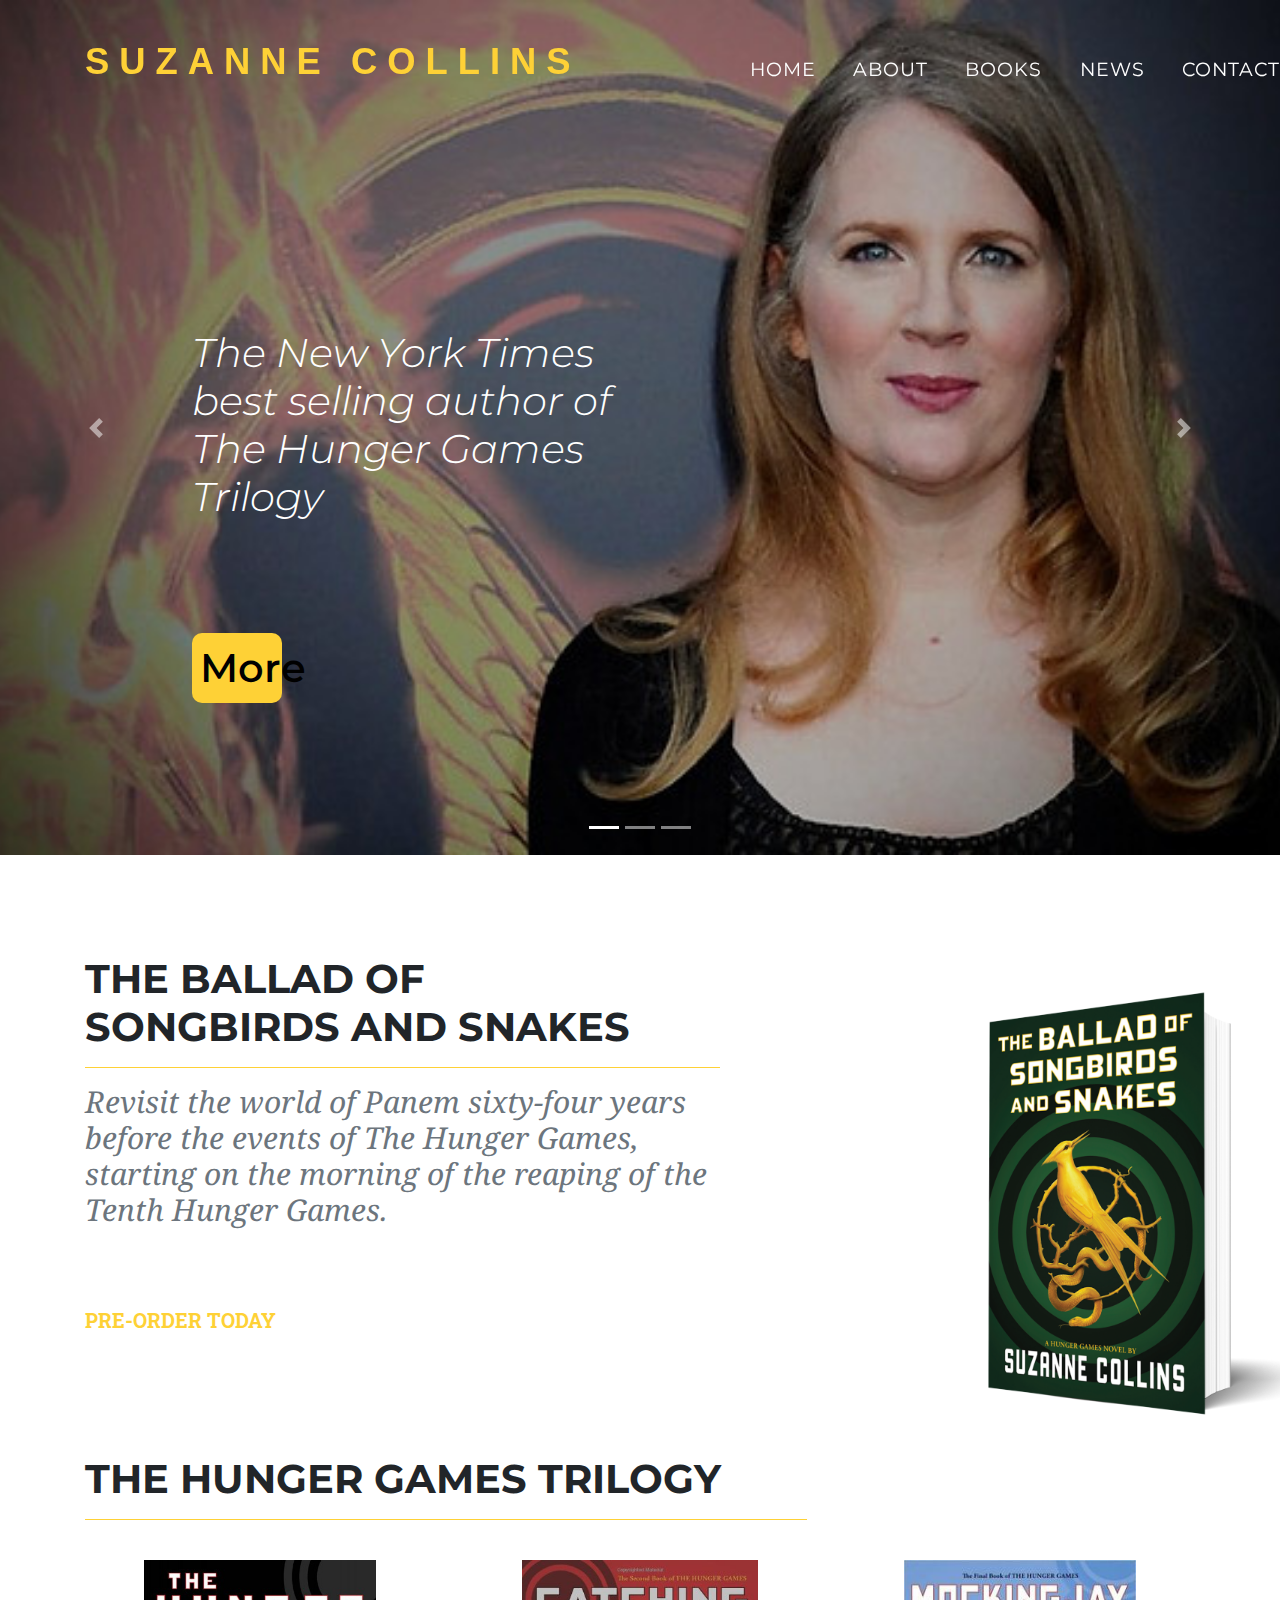
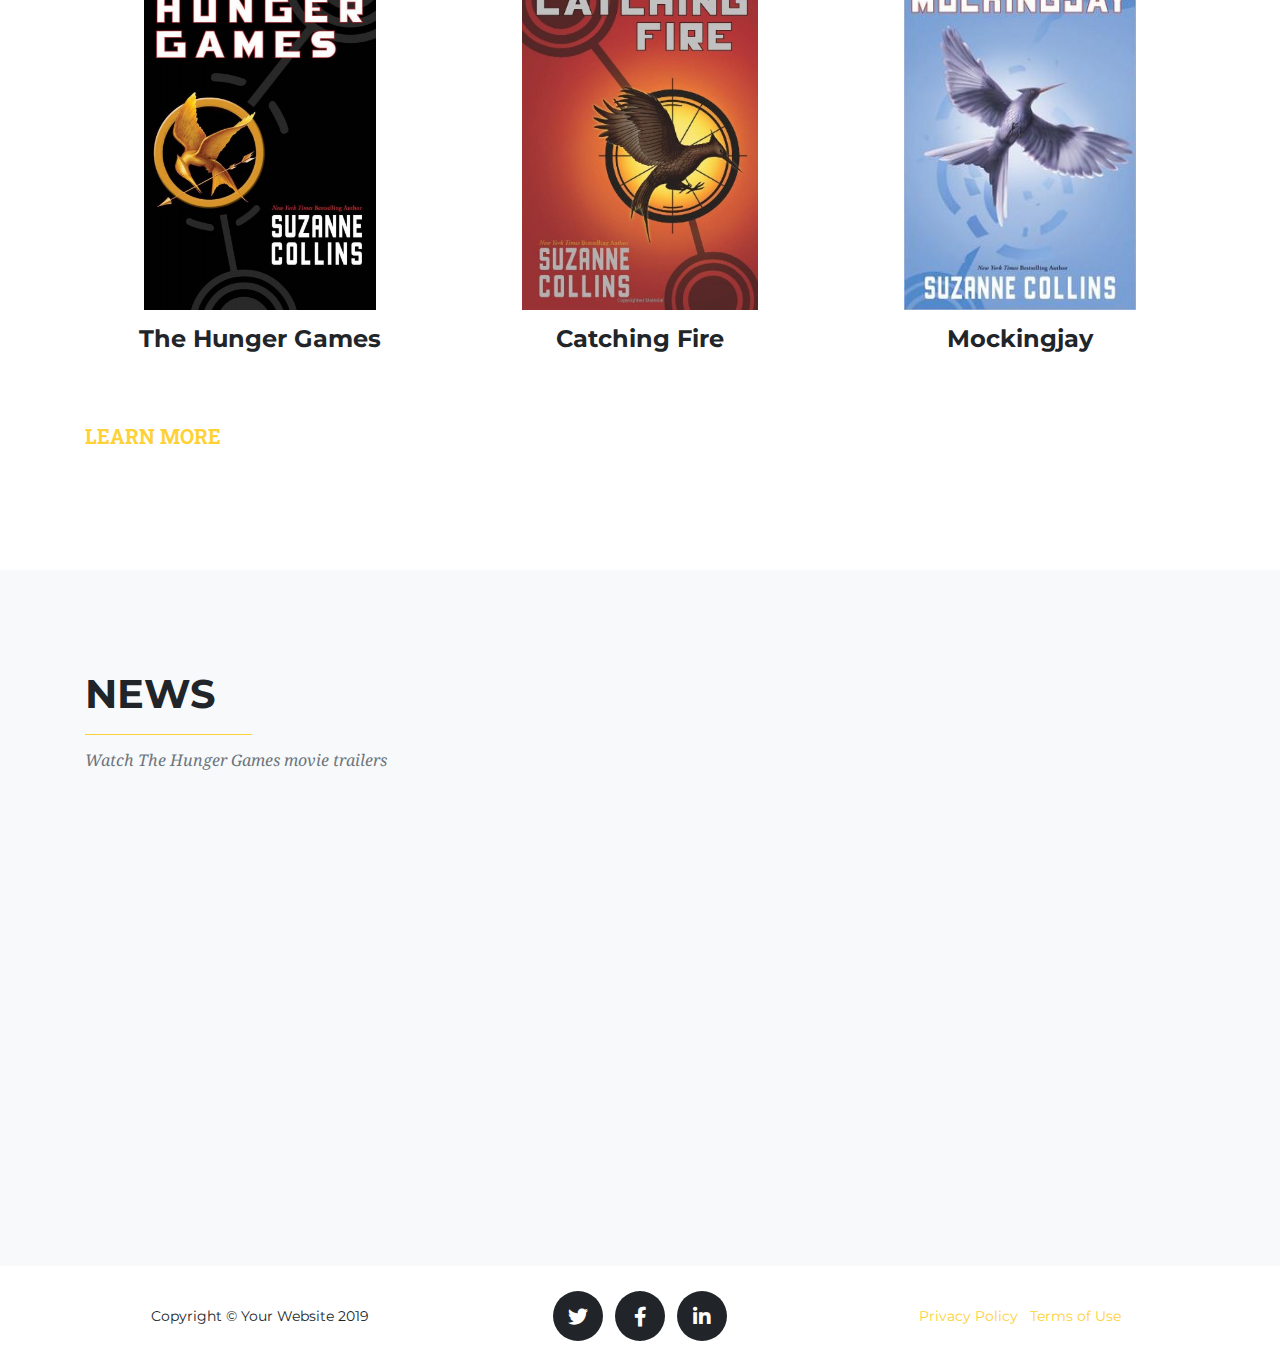
<file: index.html>
<!DOCTYPE html>
<html lang="en">

<head>

  <meta charset="utf-8">
  <meta name="viewport" content="width=device-width, initial-scale=1, shrink-to-fit=no">
  <meta name="description" content="">
  <meta name="author" content="">

  <title>Suzanne Collins</title>

  <!-- Bootstrap core CSS -->
  <link href="vendor/bootstrap/css/bootstrap.min.css" rel="stylesheet">

  <!-- Custom fonts for this template -->
  <link href="vendor/fontawesome-free/css/all.min.css" rel="stylesheet" type="text/css">
  <link href="https://fonts.googleapis.com/css?family=Montserrat:400,700" rel="stylesheet" type="text/css">
  <link href='https://fonts.googleapis.com/css?family=Kaushan+Script' rel='stylesheet' type='text/css'>
  <link href='https://fonts.googleapis.com/css?family=Droid+Serif:400,700,400italic,700italic' rel='stylesheet' type='text/css'>
  <link href='https://fonts.googleapis.com/css?family=Roboto+Slab:400,100,300,700' rel='stylesheet' type='text/css'>

  <!-- Custom styles for this template -->
  <link href="css/agency.min.css" rel="stylesheet">

</head>

<body id="page-top">

  <!-- Navigation -->
  <nav class="navbar navbar-expand-lg navbar-dark fixed-top" id="mainNav">
    <div class="container">
        <a class="navbar-brand js-scroll-trigger" href="index.html"><p><strong>Suzanne Collins</strong></p></a>
      <button class="navbar-toggler navbar-toggler-right" type="button" data-toggle="collapse" data-target="#navbarResponsive" aria-controls="navbarResponsive" aria-expanded="false" aria-label="Toggle navigation">
        Menu
        <i class="fas fa-bars"></i>
      </button>
      <div class="collapse navbar-collapse" id="navbarResponsive">
        <ul class="navbar-nav text-uppercase ml-auto">
          <li class="nav-item">
            <a class="nav-link js-scroll-trigger" href="index.html">Home</a>
          </li>
          <li class="nav-item">
            <a class="nav-link js-scroll-trigger" href="about.html">About</a>
          </li>
          <li class="nav-item">
            <a class="nav-link js-scroll-trigger" href="books.html">Books</a>
          </li>
          <li class="nav-item">
            <a class="nav-link js-scroll-trigger" href="news.html">News</a>
          </li>
          <li class="nav-item">
            <a class="nav-link js-scroll-trigger" href="contact.html">Contact</a>
          </li>
        </ul>
      </div>
    </div>
  </nav>

  <!-- Header -->
  <header class="masthead">
    <div id="carouselExampleIndicators" class="carousel slide" data-ride="carousel">
    <ol class="carousel-indicators">
      <li data-target="#carouselExampleIndicators" data-slide-to="0" class="active"></li>
      <li data-target="#carouselExampleIndicators" data-slide-to="1"></li>
      <li data-target="#carouselExampleIndicators" data-slide-to="2"></li>
    </ol>
    <div class="carousel-inner" role="listbox">
      <!-- Slide One - Set the background image for this slide in the line below -->
      <div class="carousel-item active" style="background-image: url(img/Suzanne_Collins-1-1.jpg)">
        <div class="carousel-caption d-none d-md-block">
          <p class="display-4">The New York Times best selling author of The Hunger Games Trilogy</p>
          <a href="about.html"><p class="slideButton" style="width: 10%;">More</p></a>
        </div>
      </div>
      <!-- Slide Two - Set the background image for this slide in the line below -->
      <div class="carousel-item" style="background-image: url(img/slider2-1.jpg)">
        <div class="carousel-caption d-none d-md-block">
          <p class="display-4">The Hunger Games prequel, available May 19,2020!</p>
            <a target="_blank" href="https://www.barnesandnoble.com/w/the-ballad-of-songbirds-and-snakes-suzanne-collins/1133952083?ean=9781338635171#/"><p class="slideButton" style="width: 25%;">Pre-order Now!</p></a> 
        </div>
      </div>
      <!-- Slide Three - Set the background image for this slide in the line below -->
      <div class="carousel-item" style="background-image: url(img/slide3-1.jpg)">
        <div class="carousel-caption d-none d-md-block">
          <p class="display-4">Katniss Everdeen voluntarily takes her younger sister's place in the Hunger Games: a televised competition in which two teenagers from each of the twelve districts of Panem are chosen at random to fight to the death.</p>
          <a href="books.html"><p class="slideButton" style="width: 19%;">Learn More</p></a>
        </div>
      </div>
    </div>
    <a class="carousel-control-prev" href="#carouselExampleIndicators" role="button" data-slide="prev">
          <span class="carousel-control-prev-icon" aria-hidden="true"></span>
          <span class="sr-only">Previous</span>
        </a>
    <a class="carousel-control-next" href="#carouselExampleIndicators" role="button" data-slide="next">
          <span class="carousel-control-next-icon" aria-hidden="true"></span>
          <span class="sr-only">Next</span>
        </a>
  </div>
  </header>

  <!-- Services -->
  <section class="page-section" id="services">
    <div class="container">
      <div class="row">
        <div class="col-lg-7 text-left">
          <h2 class="section-heading text-uppercase">The Ballad of <br>Songbirds and Snakes</h2><hr class="home-hr">
          <h3 class="section-subheading text-muted" style="font-size: 30px;">Revisit the world of Panem sixty-four years before the events of The Hunger Games, starting on the morning of the reaping of the Tenth Hunger Games.</h3>
          <a target="_blank" href="https://www.barnesandnoble.com/w/the-ballad-of-songbirds-and-snakes-suzanne-collins/1133952083?ean=9781338635171#/"><p style="text-transform: uppercase; font-size: 20px;"><strong>Pre-order Today</strong></p></a>    
        </div>
        <div class="col-lg-5"><img src="img/the%20ballad%20of%20birds%20and%20snakes%20cover.png" style="max-height: 500px;"></div>  
      </div>
      <div class="row text-center">
        <div class="col-lg-12"> 
            <h2 class="section-heading text-uppercase text-left">The Hunger Games Trilogy</h2>
            <hr class="home-hr" style="width: 65%;">
            <br>
        </div>  
        <div class="col-md-4">
          <img class="home-book-cover" src="img/hungergames2dcover.jpg">
          <h4 class="service-heading">The Hunger Games</h4>
        </div>
        <div class="col-md-4">
          <img class ="home-book-cover" src="img/catchingfire2dcover.jpg">
          <h4 class="service-heading">Catching  Fire</h4>
        </div>
        <div class="col-md-4">
          <img class ="home-book-cover" src="img/Mockingjay2dcover.jpg">
          <h4 class="service-heading">Mockingjay</h4>
        </div>
      </div>
      <a href="books.html"><p style="text-transform: uppercase; font-size: 20px; padding-top: 2.5em;"><strong>Learn More</strong></p></a>
    </div>
  </section>

  <!-- News -->
  <section class="bg-light page-section" id="portfolio">
    <div class="container">
      <div class="row">
        <div class="col-lg-12 text-left">
          <h2 class="section-heading text-uppercase">News</h2>
          <hr class="home-hr" style="width: 15%; margin-left: 0px;">
          <h3 class="section-subheading text-muted">Watch The Hunger Games movie trailers</h3>
        </div>
      </div>
      <div class="row">
        <div class="col-lg-12">
            <iframe width="100%" height="315" src="https://www.youtube.com/embed/mfmrPu43DF8" frameborder="0" allow="accelerometer; autoplay; encrypted-media; gyroscope; picture-in-picture" allowfullscreen></iframe>
        </div>
      </div>
    </div>
    </section>

  <!-- Footer -->
  <footer class="footer">
    <div class="container">
      <div class="row align-items-center">
        <div class="col-md-4">
          <span class="copyright">Copyright &copy; Your Website 2019</span>
        </div>
        <div class="col-md-4">
          <ul class="list-inline social-buttons">
            <li class="list-inline-item">
              <a href="#">
                <i class="fab fa-twitter"></i>
              </a>
            </li>
            <li class="list-inline-item">
              <a href="#">
                <i class="fab fa-facebook-f"></i>
              </a>
            </li>
            <li class="list-inline-item">
              <a href="#">
                <i class="fab fa-linkedin-in"></i>
              </a>
            </li>
          </ul>
        </div>
        <div class="col-md-4">
          <ul class="list-inline quicklinks">
            <li class="list-inline-item">
              <a href="#">Privacy Policy</a>
            </li>
            <li class="list-inline-item">
              <a href="#">Terms of Use</a>
            </li>
          </ul>
        </div>
      </div>
    </div>
  </footer>

  <!-- Bootstrap core JavaScript -->
  <script src="vendor/jquery/jquery.min.js"></script>
  <script src="vendor/bootstrap/js/bootstrap.bundle.min.js"></script>

  <!-- Plugin JavaScript -->
  <script src="vendor/jquery-easing/jquery.easing.min.js"></script>

  <!-- Contact form JavaScript -->
  <script src="js/jqBootstrapValidation.js"></script>
  <script src="js/contact_me.js"></script>

  <!-- Custom scripts for this template -->
  <script src="js/agency.min.js"></script>
    

</body>

</html>
</file>
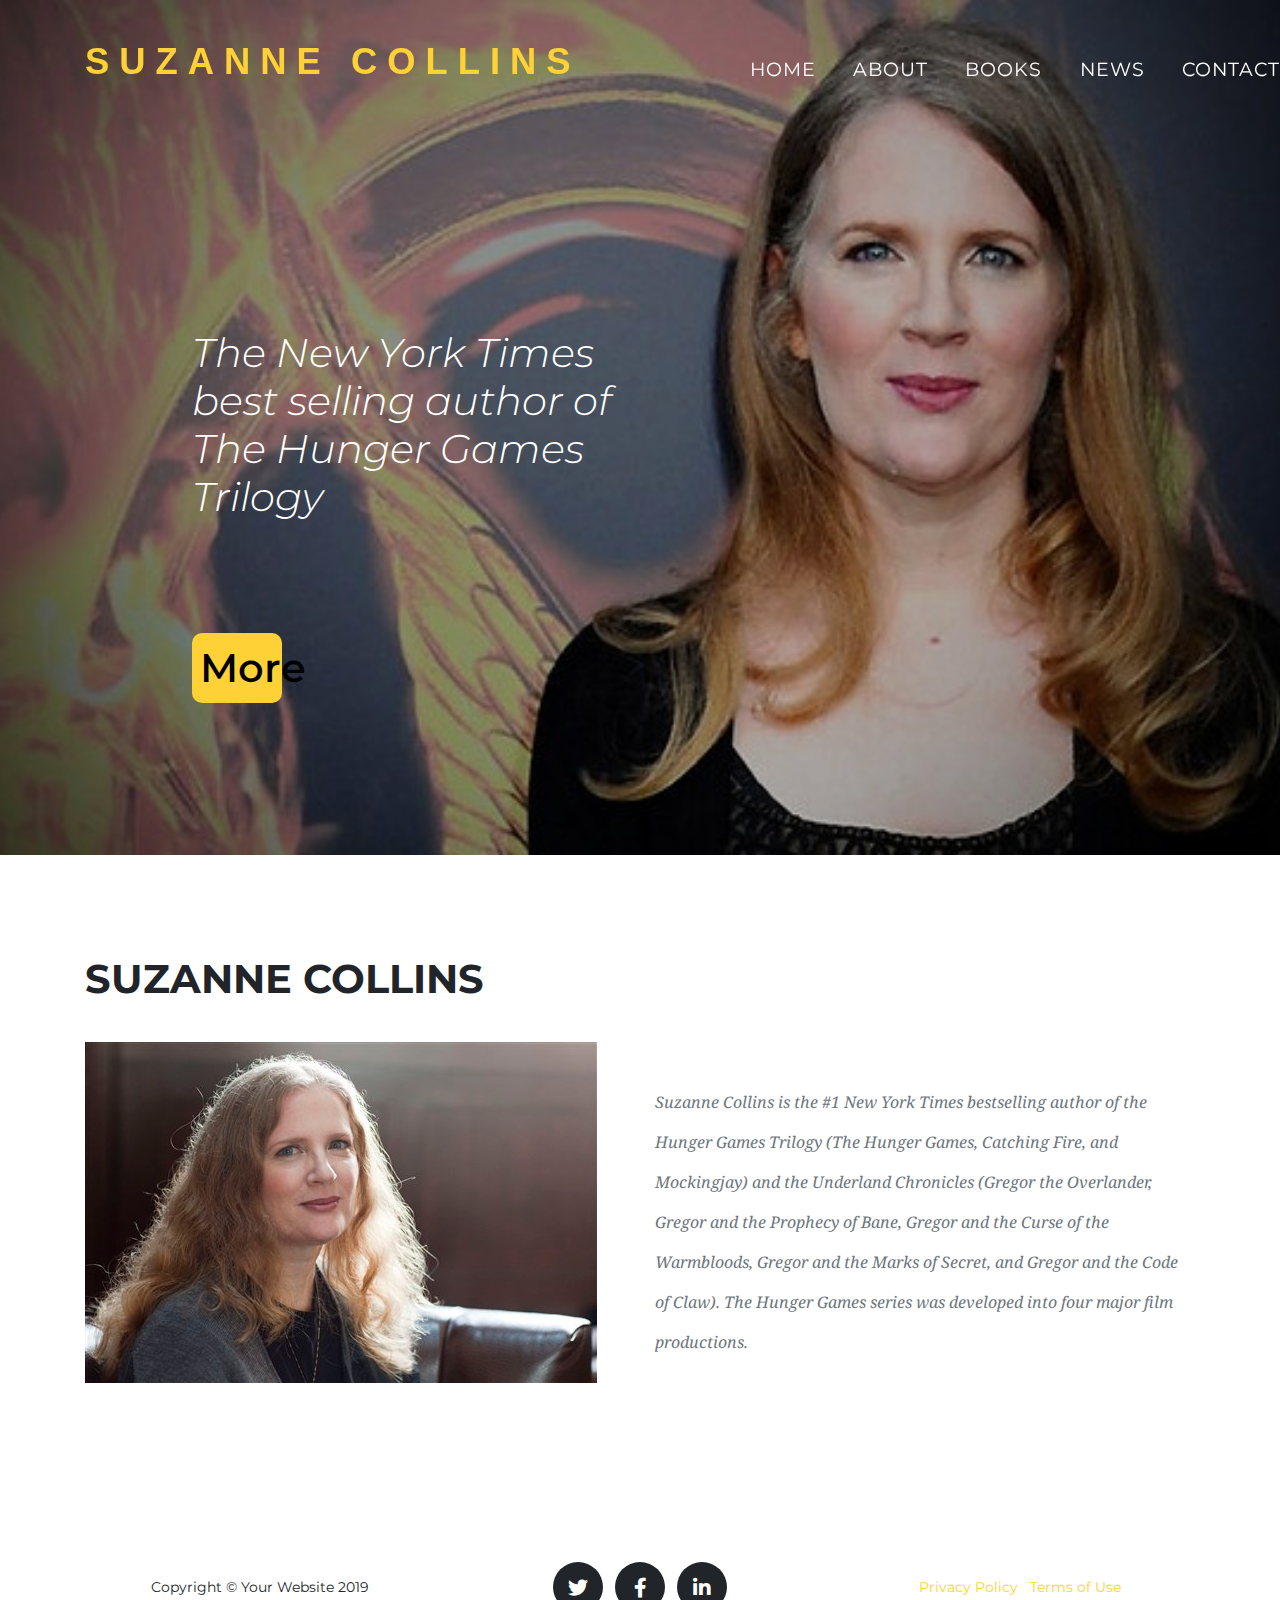
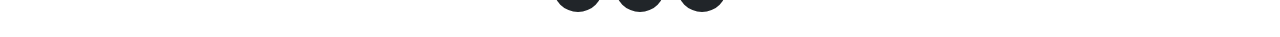
<file: about.html>
<!DOCTYPE html>
<html lang="en">

<head>

  <meta charset="utf-8">
  <meta name="viewport" content="width=device-width, initial-scale=1, shrink-to-fit=no">
  <meta name="description" content="">
  <meta name="author" content="">

  <title>Suzanne Collins</title>

  <!-- Bootstrap core CSS -->
  <link href="vendor/bootstrap/css/bootstrap.min.css" rel="stylesheet">

  <!-- Custom fonts for this template -->
  <link href="vendor/fontawesome-free/css/all.min.css" rel="stylesheet" type="text/css">
  <link href="https://fonts.googleapis.com/css?family=Montserrat:400,700" rel="stylesheet" type="text/css">
  <link href='https://fonts.googleapis.com/css?family=Kaushan+Script' rel='stylesheet' type='text/css'>
  <link href='https://fonts.googleapis.com/css?family=Droid+Serif:400,700,400italic,700italic' rel='stylesheet' type='text/css'>
  <link href='https://fonts.googleapis.com/css?family=Roboto+Slab:400,100,300,700' rel='stylesheet' type='text/css'>

  <!-- Custom styles for this template -->
  <link href="css/agency.min.css" rel="stylesheet">

</head>

<body id="page-top">

  <!-- Navigation -->
  <nav class="navbar navbar-expand-lg navbar-dark fixed-top" id="mainNav">
    <div class="container">
        <a class="navbar-brand js-scroll-trigger" href="index.html"><p><strong>Suzanne Collins</strong></p></a>
      <button class="navbar-toggler navbar-toggler-right" type="button" data-toggle="collapse" data-target="#navbarResponsive" aria-controls="navbarResponsive" aria-expanded="false" aria-label="Toggle navigation">
        Menu
        <i class="fas fa-bars"></i>
      </button>
      <div class="collapse navbar-collapse" id="navbarResponsive">
        <ul class="navbar-nav text-uppercase ml-auto">
          <li class="nav-item">
            <a class="nav-link js-scroll-trigger" href="index.html">Home</a>
          </li>
          <li class="nav-item">
            <a class="nav-link js-scroll-trigger" href="about.html">About</a>
          </li>
          <li class="nav-item">
            <a class="nav-link js-scroll-trigger" href="books.html">Books</a>
          </li>
          <li class="nav-item">
            <a class="nav-link js-scroll-trigger" href="news.html">News</a>
          </li>
          <li class="nav-item">
            <a class="nav-link js-scroll-trigger" href="contact.html">Contact</a>
          </li>
        </ul>
      </div>
    </div>
  </nav>

  <!-- Header -->
  <header class="masthead">
    <div class="carousel-inner" role="listbox">
      <!-- Slide One - Set the background image for this slide in the line below -->
      <div class="carousel-item active" style="background-image: url(img/Suzanne_Collins-1-1.jpg)">
        <div class="carousel-caption d-none d-md-block">
          <p class="display-4">The New York Times best selling author of The Hunger Games Trilogy</p>
          <a href="books.html"><p class="slideButton" style="width: 10%;">More</p></a>
        </div>
      </div>
    </div>
  </header>

  <!-- Services -->
  <section class="page-section" id="services">
    <div class="container">
      <div class="row">
        <div class="col-lg-12 text-left">
          <h2 class="section-heading text-uppercase">Suzanne Collins</h2> <br>
        </div>
        <div class="col-lg-6"><img src="img/Suzanne-pic2.jpg"></div>
        <div class="col-lg-6 about-pad">
            <h3 class="section-subheading text-muted"><br>Suzanne Collins is the #1 New York Times bestselling author of the Hunger Games Trilogy (The Hunger Games, Catching Fire, and Mockingjay) and the Underland Chronicles (Gregor the Overlander, Gregor and the Prophecy of Bane, Gregor and the Curse of the Warmbloods, Gregor and the Marks of Secret, and Gregor and the Code of Claw).  The Hunger Games series was developed into four major film productions.</h3>
        </div>
      </div>
    </div>
  </section>


  <!-- Footer -->
  <footer class="footer">
    <div class="container">
      <div class="row align-items-center">
        <div class="col-md-4">
          <span class="copyright">Copyright &copy; Your Website 2019</span>
        </div>
        <div class="col-md-4">
          <ul class="list-inline social-buttons">
            <li class="list-inline-item">
              <a href="#">
                <i class="fab fa-twitter"></i>
              </a>
            </li>
            <li class="list-inline-item">
              <a href="#">
                <i class="fab fa-facebook-f"></i>
              </a>
            </li>
            <li class="list-inline-item">
              <a href="#">
                <i class="fab fa-linkedin-in"></i>
              </a>
            </li>
          </ul>
        </div>
        <div class="col-md-4">
          <ul class="list-inline quicklinks">
            <li class="list-inline-item">
              <a href="#">Privacy Policy</a>
            </li>
            <li class="list-inline-item">
              <a href="#">Terms of Use</a>
            </li>
          </ul>
        </div>
      </div>
    </div>
  </footer>


  <!-- Bootstrap core JavaScript -->
  <script src="vendor/jquery/jquery.min.js"></script>
  <script src="vendor/bootstrap/js/bootstrap.bundle.min.js"></script>

  <!-- Plugin JavaScript -->
  <script src="vendor/jquery-easing/jquery.easing.min.js"></script>

  <!-- Contact form JavaScript -->
  <script src="js/jqBootstrapValidation.js"></script>
  <script src="js/contact_me.js"></script>

  <!-- Custom scripts for this template -->
  <script src="js/agency.min.js"></script>

</body>

</html>
</file>
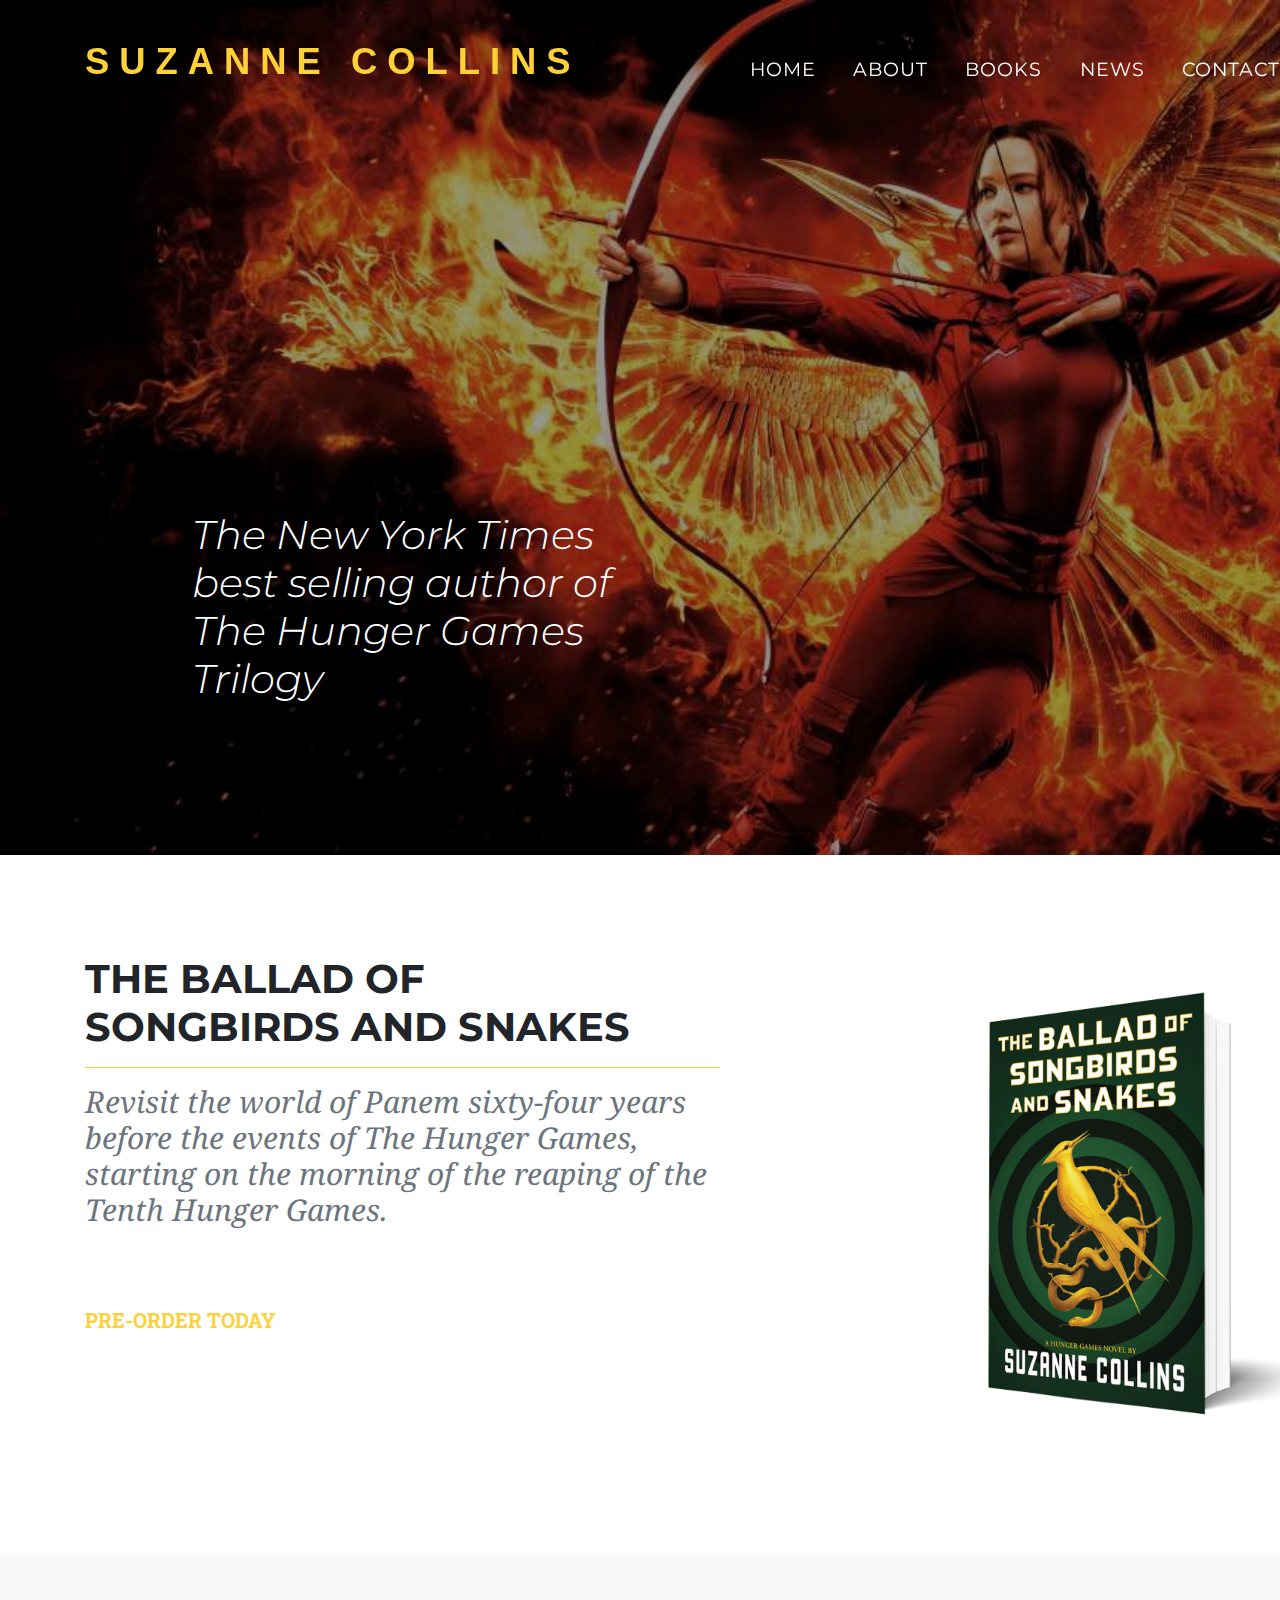
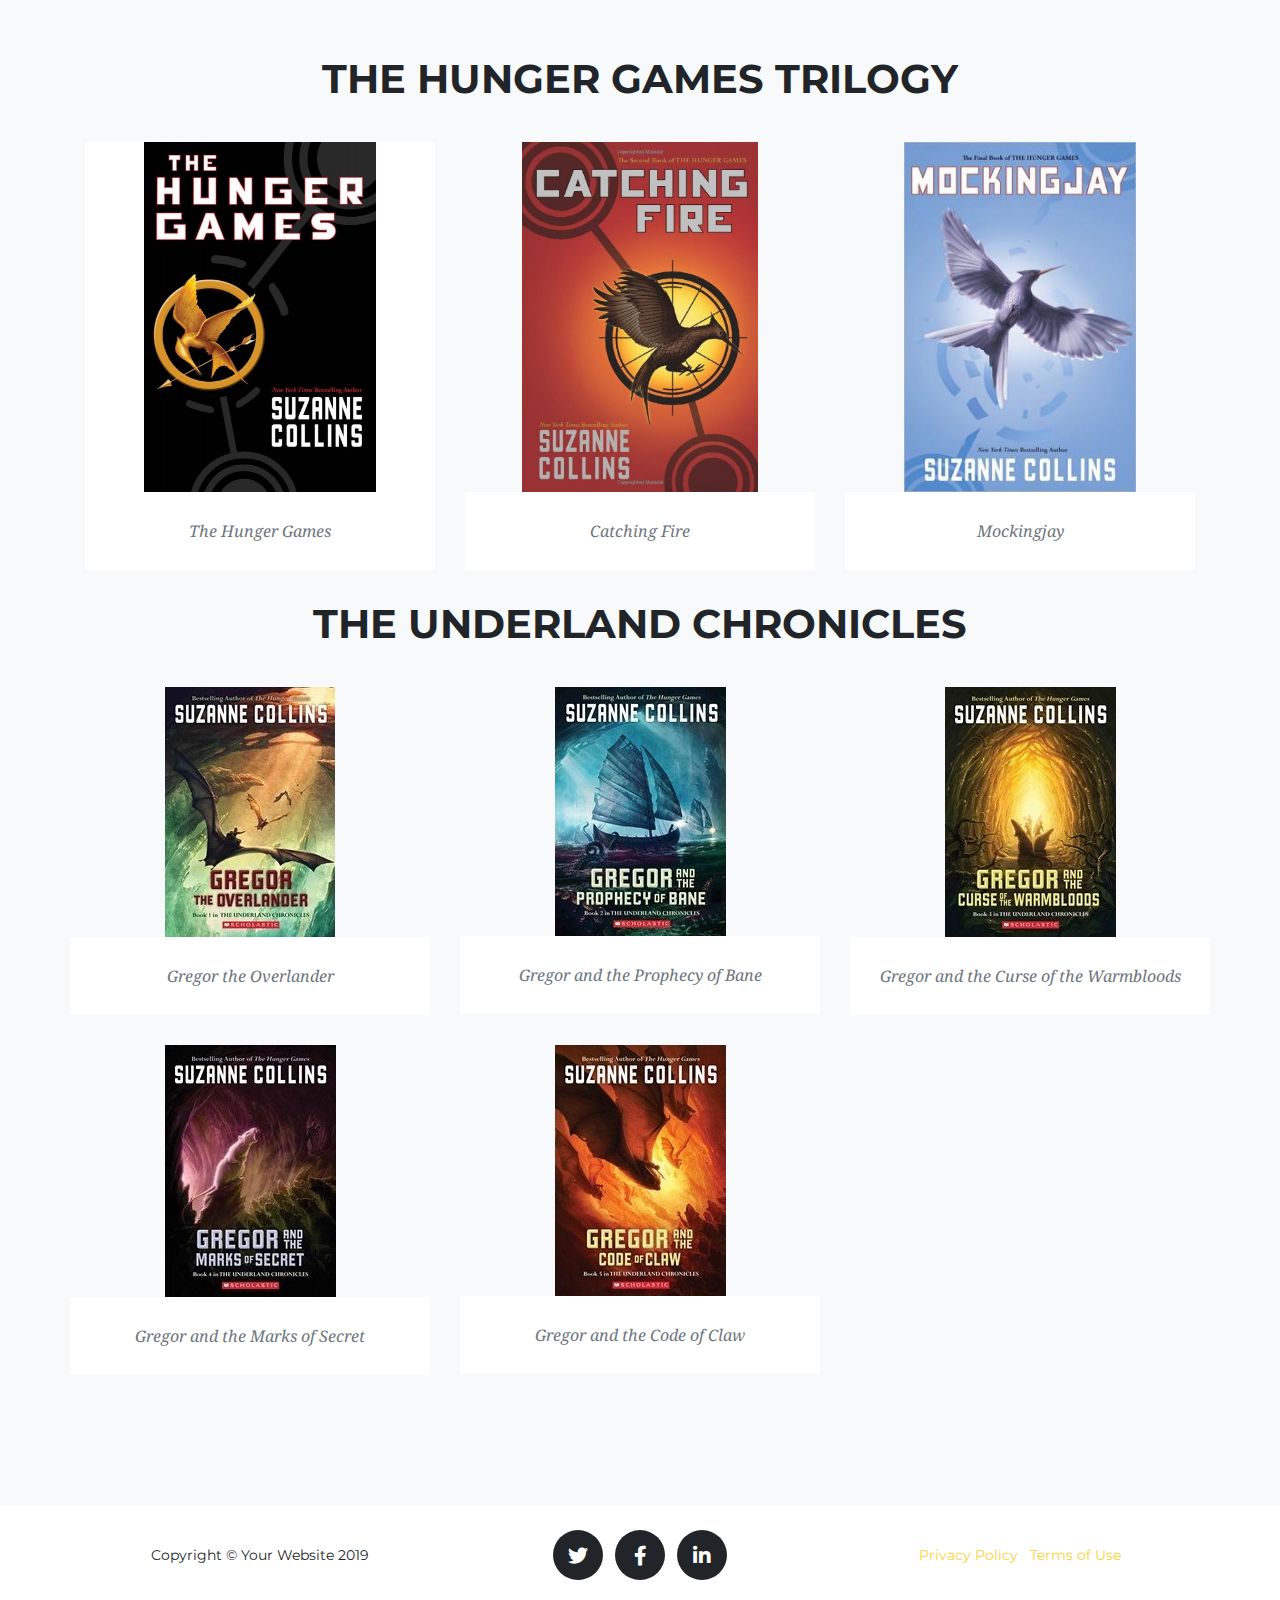
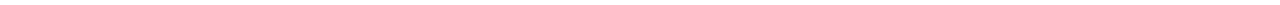
<file: books.html>
<!DOCTYPE html>
<html lang="en">

<head>

  <meta charset="utf-8">
  <meta name="viewport" content="width=device-width, initial-scale=1, shrink-to-fit=no">
  <meta name="description" content="">
  <meta name="author" content="">

  <title>Suzanne Collins</title>

  <!-- Bootstrap core CSS -->
  <link href="vendor/bootstrap/css/bootstrap.min.css" rel="stylesheet">

  <!-- Custom fonts for this template -->
  <link href="vendor/fontawesome-free/css/all.min.css" rel="stylesheet" type="text/css">
  <link href="https://fonts.googleapis.com/css?family=Montserrat:400,700" rel="stylesheet" type="text/css">
  <link href='https://fonts.googleapis.com/css?family=Kaushan+Script' rel='stylesheet' type='text/css'>
  <link href='https://fonts.googleapis.com/css?family=Droid+Serif:400,700,400italic,700italic' rel='stylesheet' type='text/css'>
  <link href='https://fonts.googleapis.com/css?family=Roboto+Slab:400,100,300,700' rel='stylesheet' type='text/css'>

  <!-- Custom styles for this template -->
  <link href="css/agency.min.css" rel="stylesheet">

</head>

<body id="page-top">

  <!-- Navigation -->
  <nav class="navbar navbar-expand-lg navbar-dark fixed-top" id="mainNav">
    <div class="container">
        <a class="navbar-brand js-scroll-trigger" href="index.html"><p><strong>Suzanne Collins</strong></p></a>
      <button class="navbar-toggler navbar-toggler-right" type="button" data-toggle="collapse" data-target="#navbarResponsive" aria-controls="navbarResponsive" aria-expanded="false" aria-label="Toggle navigation">
        Menu
        <i class="fas fa-bars"></i>
      </button>
      <div class="collapse navbar-collapse" id="navbarResponsive">
        <ul class="navbar-nav text-uppercase ml-auto">
          <li class="nav-item">
            <a class="nav-link js-scroll-trigger" href="index.html">Home</a>
          </li>
          <li class="nav-item">
            <a class="nav-link js-scroll-trigger" href="about.html">About</a>
          </li>
          <li class="nav-item">
            <a class="nav-link js-scroll-trigger" href="books.html">Books</a>
          </li>
          <li class="nav-item">
            <a class="nav-link js-scroll-trigger" href="news.html">News</a>
          </li>
          <li class="nav-item">
            <a class="nav-link js-scroll-trigger" href="contact.html">Contact</a>
          </li>
        </ul>
      </div>
    </div>
  </nav>

  <!-- Header -->
  <header class="masthead">    
    <div class="carousel-inner" role="listbox">
      <!-- Slide One - Set the background image for this slide in the line below -->
      <div class="carousel-item active" style="background-image: url(img/slide3-1.jpg)">
        <div class="carousel-caption d-none d-md-block">
          <p class="display-4">The New York Times best selling author of The Hunger Games Trilogy</p>
        </div>
      </div>
  </div>
  </header>

  <!-- Services -->
  <section class="page-section" id="services">
    <div class="container">
      <div class="row">
        <div class="col-lg-7 text-left">
          <h2 class="section-heading text-uppercase">The Ballad of <br>Songbirds and Snakes</h2><hr class="home-hr">
          <h3 class="section-subheading text-muted" style="font-size: 30px;">Revisit the world of Panem sixty-four years before the events of The Hunger Games, starting on the morning of the reaping of the Tenth Hunger Games.</h3>
          <a target="_blank" href="https://www.barnesandnoble.com/w/the-ballad-of-songbirds-and-snakes-suzanne-collins/1133952083?ean=9781338635171#/"><p style="text-transform: uppercase; font-size: 20px;"><strong>Pre-order Today</strong></p></a>    
        </div>
        <div class="col-lg-5"><img src="img/the%20ballad%20of%20birds%20and%20snakes%20cover.png" style="max-height: 500px;"></div>  
      </div>
    </div>
  </section>

  <!-- Portfolio Grid -->
  <section class="bg-light page-section" id="portfolio">
    <div class="container">
      <div class="row">
        <div class="col-lg-12 text-center">
          <h2 class="section-heading text-uppercase">The Hunger Games Trilogy</h2><br>
        </div>
      </div>
      <div class="row">
        <div class="col-md-4 col-sm-6 portfolio-item">
          <a class="portfolio-link" data-toggle="modal" href="#portfolioModal1">
            <div class="portfolio-hover">
              <div class="portfolio-hover-content">
                <i class="fas fa-plus fa-3x"></i>
              </div>
            </div>
              <div class="portImg"><img class="img-fluid" src="img/hungergames2dcover.jpg" alt="The Hunger Games book cover"></div>
          </a>
          <div class="portfolio-caption">
            <p class="text-muted">The Hunger Games</p>
          </div>
        </div>
        <div class="col-md-4 col-sm-6 portfolio-item">
          <a class="portfolio-link" data-toggle="modal" href="#portfolioModal2">
            <div class="portfolio-hover">
              <div class="portfolio-hover-content">
                <i class="fas fa-plus fa-3x"></i>
              </div>
            </div>
              <div class="portImg"><img class="img-fluid home-book-cover" src="img/catchingfire2dcover.jpg" alt="Catching Fire book cover"></div>
          </a>
          <div class="portfolio-caption">
            <p class="text-muted">Catching Fire</p>
          </div>
        </div>
        <div class="col-md-4 col-sm-6 portfolio-item">
          <a class="portfolio-link" data-toggle="modal" href="#portfolioModal3">
            <div class="portfolio-hover">
              <div class="portfolio-hover-content">
                <i class="fas fa-plus fa-3x"></i>
              </div>
            </div>
              <div class="portImg"><img class="img-fluid home-book-cover" src="img/Mockingjay2dcover.jpg" alt="Mockingjay book cover"></div>
          </a>
          <div class="portfolio-caption">
            <p class="text-muted">Mockingjay</p>
          </div>
        </div>
        <div class="row">
        <div class="col-lg-12 text-center">
            <h2 class="section-heading text-uppercase">The Underland Chronicles</h2><br>
        </div>
        <div class="col-md-4 col-sm-6 portfolio-item">
          <a class="portfolio-link" data-toggle="modal" href="#portfolioModal4">
            <div class="portfolio-hover">
              <div class="portfolio-hover-content">
                <i class="fas fa-plus fa-3x"></i>
              </div>
            </div>
              <div class="portImg"><img class="img-fluid" src="img/UC1cover.jpg" alt="Gregor the Overlander book cover"></div>
          </a>
          <div class="portfolio-caption">
            <p class="text-muted">Gregor the Overlander</p>
          </div>
        </div>
        <div class="col-md-4 col-sm-6 portfolio-item">
          <a class="portfolio-link" data-toggle="modal" href="#portfolioModal5">
            <div class="portfolio-hover">
              <div class="portfolio-hover-content">
                <i class="fas fa-plus fa-3x"></i>
              </div>
            </div>
              <div class="portImg"><img class="img-fluid" src="img/UC2cover.jpg" alt="Gregor and the Phrophecy of Bane book cover"></div>
          </a>
          <div class="portfolio-caption">
            <p class="text-muted">Gregor and the Prophecy of Bane</p>
          </div>
        </div>
        <div class="col-md-4 col-sm-6 portfolio-item">
          <a class="portfolio-link" data-toggle="modal" href="#portfolioModal6">
            <div class="portfolio-hover">
              <div class="portfolio-hover-content">
                <i class="fas fa-plus fa-3x"></i>
              </div>
            </div>
              <div class="portImg"><img class="img-fluid" src="img/UC3cover.jpg" alt="Gregor and the Curse of the Warmbloods book cover"></div>
          </a>
          <div class="portfolio-caption">
            <p class="text-muted">Gregor and the Curse of the Warmbloods</p>
          </div>
        </div>
            <div class="col-md-4 col-sm-6 portfolio-item">
          <a class="portfolio-link" data-toggle="modal" href="#portfolioModal7">
            <div class="portfolio-hover">
              <div class="portfolio-hover-content">
                <i class="fas fa-plus fa-3x"></i>
              </div>
            </div>
              <div class="portImg"><img class="img-fluid" src="img/UC4cover.jpg" alt="Gregor and the Marks of Secret book cover"></div>
          </a>
          <div class="portfolio-caption">
            <p class="text-muted">Gregor and the Marks of Secret</p>
          </div>
        </div>
            <div class="col-md-4 col-sm-6 portfolio-item">
          <a class="portfolio-link" data-toggle="modal" href="#portfolioModal8">
            <div class="portfolio-hover">
              <div class="portfolio-hover-content">
                <i class="fas fa-plus fa-3x"></i>
              </div>
            </div>
              <div class="portImg"><img class="img-fluid" src="img/UC5cover.jpg" alt="Gregor and the Code of Claw book cover"></div>
          </a>
          <div class="portfolio-caption">
            <p class="text-muted">Gregor and the Code of Claw</p>
          </div>
        </div>
      </div>
    </div>
    </div>
  </section>


  <!-- Footer -->
  <footer class="footer">
    <div class="container">
      <div class="row align-items-center">
        <div class="col-md-4">
          <span class="copyright">Copyright &copy; Your Website 2019</span>
        </div>
        <div class="col-md-4">
          <ul class="list-inline social-buttons">
            <li class="list-inline-item">
              <a href="#">
                <i class="fab fa-twitter"></i>
              </a>
            </li>
            <li class="list-inline-item">
              <a href="#">
                <i class="fab fa-facebook-f"></i>
              </a>
            </li>
            <li class="list-inline-item">
              <a href="#">
                <i class="fab fa-linkedin-in"></i>
              </a>
            </li>
          </ul>
        </div>
        <div class="col-md-4">
          <ul class="list-inline quicklinks">
            <li class="list-inline-item">
              <a href="#">Privacy Policy</a>
            </li>
            <li class="list-inline-item">
              <a href="#">Terms of Use</a>
            </li>
          </ul>
        </div>
      </div>
    </div>
  </footer>

  <!-- Portfolio Modals -->

  <!-- Modal 1 -->
  <div class="portfolio-modal modal fade" id="portfolioModal1" tabindex="-1" role="dialog" aria-hidden="true">
    <div class="modal-dialog">
      <div class="modal-content">
        <div class="close-modal" data-dismiss="modal">
          <div class="lr">
            <div class="rl"></div>
          </div>
        </div>
        <div class="container">
          <div class="row">
            <div class="col-lg-8 mx-auto">
              <div class="modal-body">
                <!-- Project Details Go Here -->
                <h2 class="text-uppercase">The Hunger Games Trilogy</h2>
                <p class="item-intro text-muted">Book 1:  The Hunger Games</p>
                <img class="img-fluid d-block mx-auto" src="img/hungergames2dcover.jpg" alt="">
                <p>Katniss is a 16-year-old girl living with her mother and younger sister in the poorest district of Panem, the remains of what used be North America. Long ago the districts waged war on the Capitol and were defeated. As part of the surrender terms, each district agreed to send one boy and one girl to appear in an annual televised event called, "The Hunger Games." The terrain, rules, and level of audience participation may change but one thing is constant: kill or be killed. When her sister is chosen by lottery, Katniss steps up to go in her place.</p>
                <p class="item-intro text-muted">This novel has been produced as a major motion film, watch the trailer now!</p> 
                <iframe width="560" height="315" src="https://www.youtube.com/embed/mfmrPu43DF8" frameborder="0" allow="accelerometer; autoplay; encrypted-media; gyroscope; picture-in-picture" allowfullscreen></iframe>  
                <br><br>
                  <button class="btn btn-primary" data-dismiss="modal" type="button">
                  <i class="fas fa-times"></i>
                  Go Back</button>
              </div>
            </div>
          </div>
        </div>
      </div>
    </div>
  </div>

  <!-- Modal 2 -->
  <div class="portfolio-modal modal fade" id="portfolioModal2" tabindex="-1" role="dialog" aria-hidden="true">
    <div class="modal-dialog">
      <div class="modal-content">
        <div class="close-modal" data-dismiss="modal">
          <div class="lr">
            <div class="rl"></div>
          </div>
        </div>
        <div class="container">
          <div class="row">
            <div class="col-lg-8 mx-auto">
              <div class="modal-body">
                <!-- Project Details Go Here -->
                <h2 class="text-uppercase">The Hunger Games Trilogy</h2>
                <p class="item-intro text-muted">Book 2: Catching Fire</p>
                <img class="img-fluid d-block mx-auto" src="img/catchingfire2dcover.jpg" alt="">
                <p>Much to her shock, Katniss has fueled an unrest she's afraid she cannot stop. And what scares her more is that she's not entirely convinced she should try. As time draws near for Katniss and Peeta to visit the districts on the Capitol's cruel Victory Tour, the stakes are higher than ever. If they can't prove, without a shadow of a doubt, that they are lost in their love for each other, the consequences will be horrifying.</p>
                <p class="item-intro text-muted">This novel has been produced as a major motion film, watch the trailer now!</p> 
                <iframe width="560" height="315" src="https://www.youtube.com/embed/EAzGXqJSDJ8" frameborder="0" allow="accelerometer; autoplay; encrypted-media; gyroscope; picture-in-picture" allowfullscreen></iframe>
                <br><br>
                <button class="btn btn-primary" data-dismiss="modal" type="button">
                  <i class="fas fa-times"></i>
                  Go Back</button>
              </div>
            </div>
          </div>
        </div>
      </div>
    </div>
  </div>

  <!-- Modal 3 -->
  <div class="portfolio-modal modal fade" id="portfolioModal3" tabindex="-1" role="dialog" aria-hidden="true">
    <div class="modal-dialog">
      <div class="modal-content">
        <div class="close-modal" data-dismiss="modal">
          <div class="lr">
            <div class="rl"></div>
          </div>
        </div>
        <div class="container">
          <div class="row">
            <div class="col-lg-8 mx-auto">
              <div class="modal-body">
                <!-- Project Details Go Here -->
                <h2 class="text-uppercase">The Hunger Games Trilogy</h2>
                <p class="item-intro text-muted">Book 3: Mockingjay</p>
                <img class="img-fluid d-block mx-auto" src="img/Mockingjay2dcover.jpg" alt="">
                <p>Katniss Everdeen, girl on fire, has survived, even though her home has been destroyed. There are rebels. There are new leaders. A revolution is unfolding.</p>
                <p class="item-intro text-muted">This novel has been produced as two major motion film, watch the trailers now!</p>
                  <iframe width="560" height="315" src="https://www.youtube.com/embed/3PkkHsuMrho" frameborder="0" allow="accelerometer; autoplay; encrypted-media; gyroscope; picture-in-picture" allowfullscreen></iframe>
                  <br><br>
                  <iframe width="560" height="315" src="https://www.youtube.com/embed/n-7K_OjsDCQ" frameborder="0" allow="accelerometer; autoplay; encrypted-media; gyroscope; picture-in-picture" allowfullscreen></iframe>
                  <br><br>
                <button class="btn btn-primary" data-dismiss="modal" type="button">
                  <i class="fas fa-times"></i>
                  Go Back</button>
              </div>
            </div>
          </div>
        </div>
      </div>
    </div>
  </div>

  <!-- Modal 4 -->
  <div class="portfolio-modal modal fade" id="portfolioModal4" tabindex="-1" role="dialog" aria-hidden="true">
    <div class="modal-dialog">
      <div class="modal-content">
        <div class="close-modal" data-dismiss="modal">
          <div class="lr">
            <div class="rl"></div>
          </div>
        </div>
        <div class="container">
          <div class="row">
            <div class="col-lg-8 mx-auto">
              <div class="modal-body">
                <!-- Project Details Go Here -->
                <h2 class="text-uppercase">The Underland Chronicles</h2>
                <p class="item-intro text-muted">Book 1: Gregor the Overlander</p>
                <img class="img-fluid d-block mx-auto" src="img/UC1cover.jpg" alt="">
                <p>Meet Gregor, a kid from New York City, who falls out of his laundry room into a fantastical subterranean world called the Underland. Accompanied by his toddler sister, Boots, he encounters giant talking creatures-- cockroaches, bats, spiders and rats--and an unusual society of humans. And they’re all expecting him...</p>
                <button class="btn btn-primary" data-dismiss="modal" type="button">
                  <i class="fas fa-times"></i>
                  Go Back</button>
              </div>
            </div>
          </div>
        </div>
      </div>
    </div>
  </div>

  <!-- Modal 5 -->
  <div class="portfolio-modal modal fade" id="portfolioModal5" tabindex="-1" role="dialog" aria-hidden="true">
    <div class="modal-dialog">
      <div class="modal-content">
        <div class="close-modal" data-dismiss="modal">
          <div class="lr">
            <div class="rl"></div>
          </div>
        </div>
        <div class="container">
          <div class="row">
            <div class="col-lg-8 mx-auto">
              <div class="modal-body">
                <!-- Project Details Go Here -->
                <h2 class="text-uppercase">The Underland Chronicles</h2>
                <p class="item-intro text-muted">Book 2: Gregor and the Prophecy of Bane</p>
                <img class="img-fluid d-block mx-auto" src="img/UC2cover.jpg" alt="">
                <p>When giant roaches kidnap Boots and spirit her back to the Underland, Gregor follows to retrieve her. Soon he discovers that they are both implicated in “The Prophecy of Bane,” which warns of the dangers of a terrifying white rat. Guess whose job it is to destroy it?</p>
                <button class="btn btn-primary" data-dismiss="modal" type="button">
                  <i class="fas fa-times"></i>
                  Go Back</button>
              </div>
            </div>
          </div>
        </div>
      </div>
    </div>
  </div>

  <!-- Modal 6 -->
  <div class="portfolio-modal modal fade" id="portfolioModal6" tabindex="-1" role="dialog" aria-hidden="true">
    <div class="modal-dialog">
      <div class="modal-content">
        <div class="close-modal" data-dismiss="modal">
          <div class="lr">
            <div class="rl"></div>
          </div>
        </div>
        <div class="container">
          <div class="row">
            <div class="col-lg-8 mx-auto">
              <div class="modal-body">
                <!-- Project Details Go Here -->
                <h2 class="text-uppercase">The Underland Chronicles</h2>
                <p class="item-intro text-muted">Book 3: Gregor and the Curse of the Warmbloods</p>
                <img class="img-fluid d-block mx-auto" src="img/UC3cover.jpg" alt="">
                <p>Gregor and Boots must return to the Underland to help find a cure for a deadly plague called the Curse of the Warmbloods. Gregor is desperate to succeed because, along with several of his Underland friends, a member of his own family is stricken.</p>
                <button class="btn btn-primary" data-dismiss="modal" type="button">
                  <i class="fas fa-times"></i>
                  Go Back</button>
              </div>
            </div>
          </div>
        </div>
      </div>
    </div>
  </div>
    
  <!-- Modal 7 -->
  <div class="portfolio-modal modal fade" id="portfolioModal7" tabindex="-1" role="dialog" aria-hidden="true">
    <div class="modal-dialog">
      <div class="modal-content">
        <div class="close-modal" data-dismiss="modal">
          <div class="lr">
            <div class="rl"></div>
          </div>
        </div>
        <div class="container">
          <div class="row">
            <div class="col-lg-8 mx-auto">
              <div class="modal-body">
                <!-- Project Details Go Here -->
                <h2 class="text-uppercase">The Underland Chronicles</h2>
                <p class="item-intro text-muted">Book 4: Gregor and the Marks of Secret</p>
                <img class="img-fluid d-block mx-auto" src="img/UC4cover.jpg" alt="">
                <p>Gregor sets out to solve a mystery involving the Underland mice and ends up discovering a terrible secret. This book leads right into the fifth and final book of the series, "Gregor and the Code of Claw."</p>
                <button class="btn btn-primary" data-dismiss="modal" type="button">
                  <i class="fas fa-times"></i>
                  Go Back</button>
              </div>
            </div>
          </div>
        </div>
      </div>
    </div>
  </div>
    
 <!-- Modal 8 -->
  <div class="portfolio-modal modal fade" id="portfolioModal8" tabindex="-1" role="dialog" aria-hidden="true">
    <div class="modal-dialog">
      <div class="modal-content">
        <div class="close-modal" data-dismiss="modal">
          <div class="lr">
            <div class="rl"></div>
          </div>
        </div>
        <div class="container">
          <div class="row">
            <div class="col-lg-8 mx-auto">
              <div class="modal-body">
                <!-- Project Details Go Here -->
                <h2 class="text-uppercase">The Underland Chronicles</h2>
                <p class="item-intro text-muted">Book 5: Gregor and the Code of Claw</p>
                <img class="img-fluid d-block mx-auto" src="img/UC4cover.jpg" alt="">
                <p>Everyone in the Underland has been taking great pains to keep The Prophecy of Time from Gregor. Gregor knows it must say something awful but he never imagined just how awful: It calls for the warrior's death. Now, with an army of rats approaching, and his mom and sister still in Regalia, Gregor the warrior must gather up his courage to help defend Regalia and get his family home safely. The entire existence of the Underland is in Gregor's hands, and time is running out. There is a code to be cracked, a mysterious new princess, Gregor's burgeoning dark side, and a war to end all wars.</p>
                <button class="btn btn-primary" data-dismiss="modal" type="button">
                  <i class="fas fa-times"></i>
                  Go Back</button>
              </div>
            </div>
          </div>
        </div>
      </div>
    </div>
  </div>

  <!-- Bootstrap core JavaScript -->
  <script src="vendor/jquery/jquery.min.js"></script>
  <script src="vendor/bootstrap/js/bootstrap.bundle.min.js"></script>

  <!-- Plugin JavaScript -->
  <script src="vendor/jquery-easing/jquery.easing.min.js"></script>

  <!-- Contact form JavaScript -->
  <script src="js/jqBootstrapValidation.js"></script>
  <script src="js/contact_me.js"></script>

  <!-- Custom scripts for this template -->
  <script src="js/agency.min.js"></script>

</body>

</html>
</file>
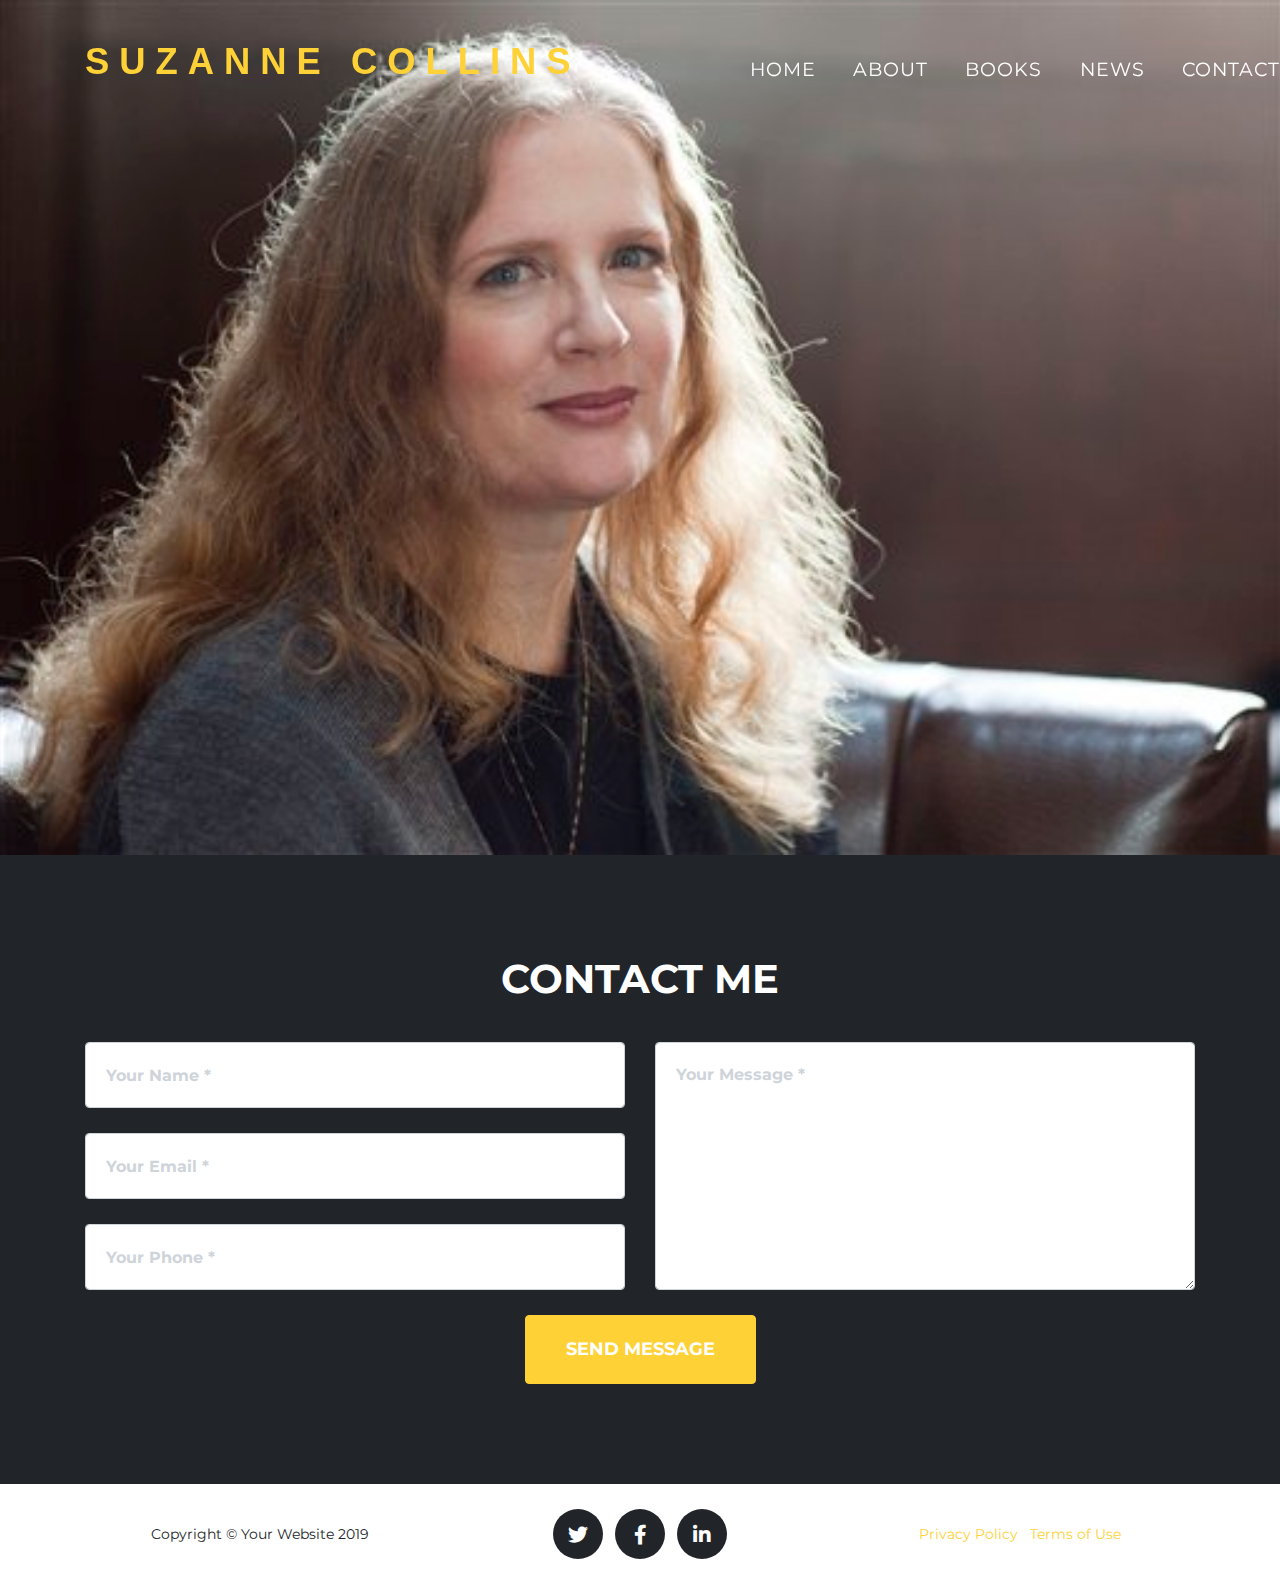
<file: contact.html>
<!DOCTYPE html>
<html lang="en">

<head>

  <meta charset="utf-8">
  <meta name="viewport" content="width=device-width, initial-scale=1, shrink-to-fit=no">
  <meta name="description" content="">
  <meta name="author" content="">

  <title>Suzanne Collins</title>

  <!-- Bootstrap core CSS -->
  <link href="vendor/bootstrap/css/bootstrap.min.css" rel="stylesheet">

  <!-- Custom fonts for this template -->
  <link href="vendor/fontawesome-free/css/all.min.css" rel="stylesheet" type="text/css">
  <link href="https://fonts.googleapis.com/css?family=Montserrat:400,700" rel="stylesheet" type="text/css">
  <link href='https://fonts.googleapis.com/css?family=Kaushan+Script' rel='stylesheet' type='text/css'>
  <link href='https://fonts.googleapis.com/css?family=Droid+Serif:400,700,400italic,700italic' rel='stylesheet' type='text/css'>
  <link href='https://fonts.googleapis.com/css?family=Roboto+Slab:400,100,300,700' rel='stylesheet' type='text/css'>

  <!-- Custom styles for this template -->
  <link href="css/agency.min.css" rel="stylesheet">

</head>

<body id="page-top">

  <!-- Navigation -->
  <nav class="navbar navbar-expand-lg navbar-dark fixed-top" id="mainNav">
    <div class="container">
        <a class="navbar-brand js-scroll-trigger" href="index.html"><p><strong>Suzanne Collins</strong></p></a>
      <button class="navbar-toggler navbar-toggler-right" type="button" data-toggle="collapse" data-target="#navbarResponsive" aria-controls="navbarResponsive" aria-expanded="false" aria-label="Toggle navigation">
        Menu
        <i class="fas fa-bars"></i>
      </button>
      <div class="collapse navbar-collapse" id="navbarResponsive">
        <ul class="navbar-nav text-uppercase ml-auto">
          <li class="nav-item">
            <a class="nav-link js-scroll-trigger" href="index.html">Home</a>
          </li>
          <li class="nav-item">
            <a class="nav-link js-scroll-trigger" href="about.html">About</a>
          </li>
          <li class="nav-item">
            <a class="nav-link js-scroll-trigger" href="books.html">Books</a>
          </li>
          <li class="nav-item">
            <a class="nav-link js-scroll-trigger" href="news.html">News</a>
          </li>
          <li class="nav-item">
            <a class="nav-link js-scroll-trigger" href="contact.html">Contact</a>
          </li>
        </ul>
      </div>
    </div>
  </nav>

  <!-- Header -->
  <header class="masthead">
    <!--
      <div class="container">
      <div class="intro-text">
        <div class="intro-lead-in">Welcome To Our Studio!</div>
        <div class="intro-heading text-uppercase">It's Nice To Meet You</div>
        <a class="btn btn-primary btn-xl text-uppercase js-scroll-trigger" href="#services">Tell Me More</a>
      </div>
    </div> -->
      
    <div id="carouselExampleIndicators" class="carousel slide" data-ride="carousel">
    <div class="carousel-inner" role="listbox">
      <!-- Slide One - Set the background image for this slide in the line below -->
      <div class="carousel-item active" style="background-image: url(img/Suzanne-pic2.jpg)">
      </div>
    </div>
    </div>
  </header>


  <!-- Contact -->
  <section class="page-section" id="contact">
    <div class="container">
      <div class="row">
        <div class="col-lg-12 text-center">
          <h2 class="section-heading text-uppercase">Contact Me</h2> <br>
        </div>
      </div>
      <div class="row">
        <div class="col-lg-12">
          <form id="contactForm" name="sentMessage" novalidate="novalidate">
            <div class="row">
              <div class="col-md-6">
                <div class="form-group">
                  <input class="form-control" id="name" type="text" placeholder="Your Name *" required="required" data-validation-required-message="Please enter your name.">
                  <p class="help-block text-danger"></p>
                </div>
                <div class="form-group">
                  <input class="form-control" id="email" type="email" placeholder="Your Email *" required="required" data-validation-required-message="Please enter your email address.">
                  <p class="help-block text-danger"></p>
                </div>
                <div class="form-group">
                  <input class="form-control" id="phone" type="tel" placeholder="Your Phone *" required="required" data-validation-required-message="Please enter your phone number.">
                  <p class="help-block text-danger"></p>
                </div>
              </div>
              <div class="col-md-6">
                <div class="form-group">
                  <textarea class="form-control" id="message" placeholder="Your Message *" required="required" data-validation-required-message="Please enter a message."></textarea>
                  <p class="help-block text-danger"></p>
                </div>
              </div>
              <div class="clearfix"></div>
              <div class="col-lg-12 text-center">
                <div id="success"></div>
                <button id="sendMessageButton" class="btn btn-primary btn-xl text-uppercase" type="submit">Send Message</button>
              </div>
            </div>
          </form>
        </div>
      </div>
    </div>
  </section>

  <!-- Footer -->
  <footer class="footer">
    <div class="container">
      <div class="row align-items-center">
        <div class="col-md-4">
          <span class="copyright">Copyright &copy; Your Website 2019</span>
        </div>
        <div class="col-md-4">
          <ul class="list-inline social-buttons">
            <li class="list-inline-item">
              <a href="#">
                <i class="fab fa-twitter"></i>
              </a>
            </li>
            <li class="list-inline-item">
              <a href="#">
                <i class="fab fa-facebook-f"></i>
              </a>
            </li>
            <li class="list-inline-item">
              <a href="#">
                <i class="fab fa-linkedin-in"></i>
              </a>
            </li>
          </ul>
        </div>
        <div class="col-md-4">
          <ul class="list-inline quicklinks">
            <li class="list-inline-item">
              <a href="#">Privacy Policy</a>
            </li>
            <li class="list-inline-item">
              <a href="#">Terms of Use</a>
            </li>
          </ul>
        </div>
      </div>
    </div>
  </footer>

  <!-- Bootstrap core JavaScript -->
  <script src="vendor/jquery/jquery.min.js"></script>
  <script src="vendor/bootstrap/js/bootstrap.bundle.min.js"></script>

  <!-- Plugin JavaScript -->
  <script src="vendor/jquery-easing/jquery.easing.min.js"></script>

  <!-- Contact form JavaScript -->
  <script src="js/jqBootstrapValidation.js"></script>
  <script src="js/contact_me.js"></script>

  <!-- Custom scripts for this template -->
  <script src="js/agency.min.js"></script>

</body>

</html>
</file>
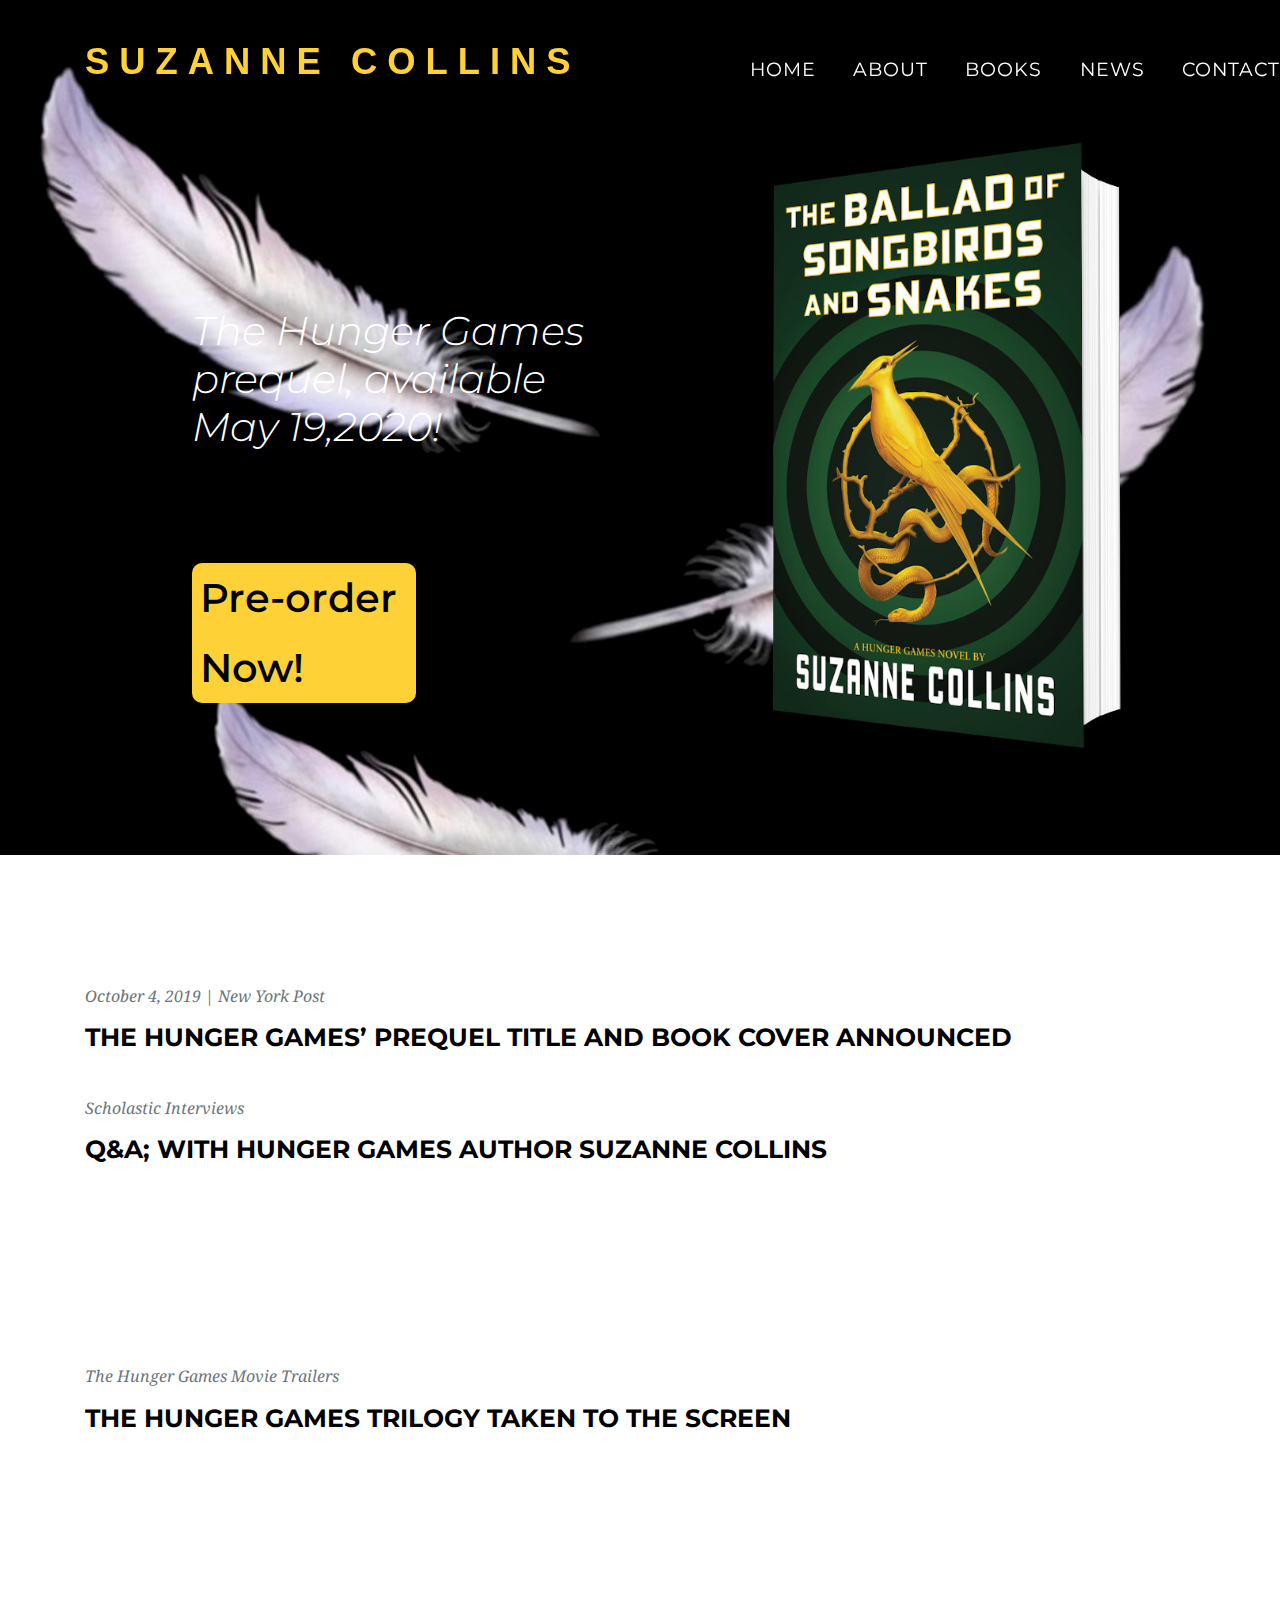
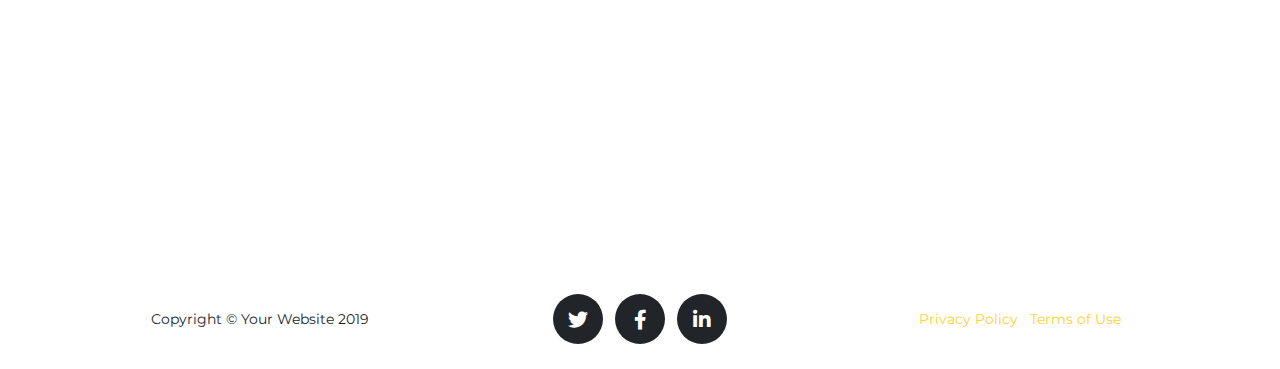
<file: news.html>
<!DOCTYPE html>
<html lang="en">

<head>

  <meta charset="utf-8">
  <meta name="viewport" content="width=device-width, initial-scale=1, shrink-to-fit=no">
  <meta name="description" content="">
  <meta name="author" content="">

  <title>Suzanne Collins</title>

  <!-- Bootstrap core CSS -->
  <link href="vendor/bootstrap/css/bootstrap.min.css" rel="stylesheet">

  <!-- Custom fonts for this template -->
  <link href="vendor/fontawesome-free/css/all.min.css" rel="stylesheet" type="text/css">
  <link href="https://fonts.googleapis.com/css?family=Montserrat:400,700" rel="stylesheet" type="text/css">
  <link href='https://fonts.googleapis.com/css?family=Kaushan+Script' rel='stylesheet' type='text/css'>
  <link href='https://fonts.googleapis.com/css?family=Droid+Serif:400,700,400italic,700italic' rel='stylesheet' type='text/css'>
  <link href='https://fonts.googleapis.com/css?family=Roboto+Slab:400,100,300,700' rel='stylesheet' type='text/css'>

  <!-- Custom styles for this template -->
  <link href="css/agency.min.css" rel="stylesheet">

</head>

<body id="page-top">

  <!-- Navigation -->
  <nav class="navbar navbar-expand-lg navbar-dark fixed-top" id="mainNav">
    <div class="container">
        <a class="navbar-brand js-scroll-trigger" href="index.html"><p><strong>Suzanne Collins</strong></p></a>
      <button class="navbar-toggler navbar-toggler-right" type="button" data-toggle="collapse" data-target="#navbarResponsive" aria-controls="navbarResponsive" aria-expanded="false" aria-label="Toggle navigation">
        Menu
        <i class="fas fa-bars"></i>
      </button>
      <div class="collapse navbar-collapse" id="navbarResponsive">
        <ul class="navbar-nav text-uppercase ml-auto">
          <li class="nav-item">
            <a class="nav-link js-scroll-trigger" href="index.html">Home</a>
          </li>
          <li class="nav-item">
            <a class="nav-link js-scroll-trigger" href="about.html">About</a>
          </li>
          <li class="nav-item">
            <a class="nav-link js-scroll-trigger" href="books.html">Books</a>
          </li>
          <li class="nav-item">
            <a class="nav-link js-scroll-trigger" href="news.html">News</a>
          </li>
          <li class="nav-item">
            <a class="nav-link js-scroll-trigger" href="contact.html">Contact</a>
          </li>
        </ul>
      </div>
    </div>
  </nav>

  <!-- Header -->
  <header class="masthead">
    <!--
      <div class="container">
      <div class="intro-text">
        <div class="intro-lead-in">Welcome To Our Studio!</div>
        <div class="intro-heading text-uppercase">It's Nice To Meet You</div>
        <a class="btn btn-primary btn-xl text-uppercase js-scroll-trigger" href="#services">Tell Me More</a>
      </div>
    </div> -->
      
    <div id="carouselExampleIndicators" class="carousel slide" data-ride="carousel">
        <div class="carousel-inner" role="listbox">
          <!-- Slide One - Set the background image for this slide in the line below -->
          <div class="carousel-item active" style="background-image: url(img/slider2-1.jpg)">
            <div class="carousel-caption d-none d-md-block">
              <p class="display-4">The Hunger Games prequel, available May 19,2020!</p>
              <a target="_blank" href="https://www.barnesandnoble.com/w/the-ballad-of-songbirds-and-snakes-suzanne-collins/1133952083?ean=9781338635171#/"><p class="slideButton" style="width: 25%;">Pre-order Now!</p></a>
            </div>
          </div>
        </div>
    </div>
  </header>

    <!-- Services -->
  <section class="page-section" id="services">
    <div class="container">
      <div class="row">
        <div class="col-lg-12 text-left newsPost">
            <h3 class="section-subheading text-muted" style="margin-bottom: 1em;">October 4, 2019 | New York Post</h3>
            <a href="https://nypost.com/2019/10/04/the-hunger-games-prequel-title-and-book-cover-announced/"><h2 class="section-heading text-uppercase">The Hunger Games’ prequel title and book cover announced</h2></a>
        </div>
      </div>
      <div class="row">
        <div class="col-lg-12 text-left newsPost">
            <h3 class="section-subheading text-muted" style="margin-bottom: 1em;">Scholastic Interviews</h3>
            <a href="https://www.scholastic.com/teachers/articles/teaching-content/qa-hunger-games-author-suzanne-collins/"><h2 class="section-heading text-uppercase">Q&amp;A; with Hunger Games Author Suzanne Collins</h2></a>
         <iframe src='https://players.brightcove.net/1543299976/rkfIuUeWU_default/index.html?videoId=1840656769' allowfullscreen frameborder=0 width="75%"></iframe>   
        </div>
      </div>
     <div class="row">
        <div class="col-lg-12 text-left newsPost">
            <h3 class="section-subheading text-muted" style="margin-bottom: 1em;">The Hunger Games Movie Trailers</h3>
            <h2 class="section-heading text-uppercase">The Hunger Games Trilogy taken to the screen</h2>
            <iframe width="100%" height="315" src="https://www.youtube.com/embed/mfmrPu43DF8" frameborder="0" allow="accelerometer; autoplay; encrypted-media; gyroscope; picture-in-picture" allowfullscreen></iframe> 
        </div>
      </div>
    </div>
  </section>
    
  <!-- Footer -->
  <footer class="footer">
    <div class="container">
      <div class="row align-items-center">
        <div class="col-md-4">
          <span class="copyright">Copyright &copy; Your Website 2019</span>
        </div>
        <div class="col-md-4">
          <ul class="list-inline social-buttons">
            <li class="list-inline-item">
              <a href="#">
                <i class="fab fa-twitter"></i>
              </a>
            </li>
            <li class="list-inline-item">
              <a href="#">
                <i class="fab fa-facebook-f"></i>
              </a>
            </li>
            <li class="list-inline-item">
              <a href="#">
                <i class="fab fa-linkedin-in"></i>
              </a>
            </li>
          </ul>
        </div>
        <div class="col-md-4">
          <ul class="list-inline quicklinks">
            <li class="list-inline-item">
              <a href="#">Privacy Policy</a>
            </li>
            <li class="list-inline-item">
              <a href="#">Terms of Use</a>
            </li>
          </ul>
        </div>
      </div>
    </div>
  </footer>

  <!-- Bootstrap core JavaScript -->
  <script src="vendor/jquery/jquery.min.js"></script>
  <script src="vendor/bootstrap/js/bootstrap.bundle.min.js"></script>

  <!-- Plugin JavaScript -->
  <script src="vendor/jquery-easing/jquery.easing.min.js"></script>

  <!-- Contact form JavaScript -->
  <script src="js/jqBootstrapValidation.js"></script>
  <script src="js/contact_me.js"></script>

  <!-- Custom scripts for this template -->
  <script src="js/agency.min.js"></script>

</body>

</html>
</file>
<file: css/agency.min.css>
/*!
 * Start Bootstrap - Agency v5.2.2 (https://startbootstrap.com/template-overviews/agency)
 * Copyright 2013-2019 Start Bootstrap
 * Licensed under MIT (https://github.com/BlackrockDigital/startbootstrap-agency/blob/master/LICENSE)
 */body{overflow-x:hidden;font-family:'Roboto Slab',-apple-system,BlinkMacSystemFont,'Segoe UI',Roboto,'Helvetica Neue',Arial,sans-serif,'Apple Color Emoji','Segoe UI Emoji','Segoe UI Symbol','Noto Color Emoji'}p{line-height:1.75}a{color:#fed136}a:hover{color:#fec503}.text-primary{color:#fed136!important}h1,h2,h3,h4,h5,h6{font-weight:700;font-family:Montserrat,-apple-system,BlinkMacSystemFont,'Segoe UI',Roboto,'Helvetica Neue',Arial,sans-serif,'Apple Color Emoji','Segoe UI Emoji','Segoe UI Symbol','Noto Color Emoji'}.page-section{padding:100px 0}.page-section h2.section-heading{font-size:40px;margin-top:0;margin-bottom:15px}.page-section h3.section-subheading{font-size:16px;font-weight:400;font-style:italic;margin-bottom:75px;text-transform:none;font-family:'Droid Serif',-apple-system,BlinkMacSystemFont,'Segoe UI',Roboto,'Helvetica Neue',Arial,sans-serif,'Apple Color Emoji','Segoe UI Emoji','Segoe UI Symbol','Noto Color Emoji'}@media (min-width:768px){section{padding:150px 0}}::-moz-selection{background:#fed136;text-shadow:none}::selection{background:#fed136;text-shadow:none}img::-moz-selection{background:0 0}img::selection{background:0 0}img::-moz-selection{background:0 0}.btn{font-family:Montserrat,-apple-system,BlinkMacSystemFont,'Segoe UI',Roboto,'Helvetica Neue',Arial,sans-serif,'Apple Color Emoji','Segoe UI Emoji','Segoe UI Symbol','Noto Color Emoji';font-weight:700}.btn-xl{font-size:18px;padding:20px 40px}.btn-primary{background-color:#fed136;border-color:#fed136}.btn-primary:active,.btn-primary:focus,.btn-primary:hover{background-color:#fec810!important;border-color:#fec810!important;color:#fff}.btn-primary:active,.btn-primary:focus{box-shadow:0 0 0 .2rem rgba(254,209,55,.5)!important}#mainNav, #contact {background-color:#212529}#mainNav .navbar-toggler{font-size:12px;right:0;padding:13px;text-transform:uppercase;color:#fff;border:0;background-color:#fed136;font-family:Montserrat,-apple-system,BlinkMacSystemFont,'Segoe UI',Roboto,'Helvetica Neue',Arial,sans-serif,'Apple Color Emoji','Segoe UI Emoji','Segoe UI Symbol','Noto Color Emoji'}#mainNav .navbar-brand{color:#fed136;font-family:'Open Sans Script',-apple-system,BlinkMacSystemFont,'Segoe UI',Roboto,'Helvetica Neue',Arial,sans-serif,'Apple Color Emoji','Segoe UI Emoji','Segoe UI Symbol','Noto Color Emoji'; text-transform:uppercase; letter-spacing: 10px;}#mainNav .navbar-brand.active,#mainNav .navbar-brand:active,#mainNav .navbar-brand:focus,#mainNav .navbar-brand:hover{color:#fec503}#mainNav .navbar-nav .nav-item .nav-link{font-size:90%;font-weight:400;padding:.75em 0;letter-spacing:1px;color:#fff;font-family:Montserrat,-apple-system,BlinkMacSystemFont,'Segoe UI',Roboto,'Helvetica Neue',Arial,sans-serif,'Apple Color Emoji','Segoe UI Emoji','Segoe UI Symbol','Noto Color Emoji'}#mainNav .navbar-nav .nav-item .nav-link.active,#mainNav .navbar-nav .nav-item .nav-link:hover{color:#fed136}@media (min-width:992px){#mainNav{padding-top:25px;padding-bottom:25px;transition:padding-top .3s,padding-bottom .3s;border:none;background-color:transparent}#mainNav .navbar-brand{font-size:1.75em;transition:all .3s}#mainNav .navbar-nav .nav-item .nav-link{padding:1.1em 1em!important}#mainNav.navbar-shrink{padding-top:0;padding-bottom:0;background-color:#212529}#mainNav.navbar-shrink .navbar-brand{font-size:1.25em;padding:12px 0}}header.masthead{text-align:center;color:#fff;/*background-image:url(../img/header-bg.jpg);background-repeat:no-repeat;background-attachment:scroll;background-position:center center;background-size:cover*/}header.masthead .intro-text{padding-top:150px;padding-bottom:100px}header.masthead .intro-text .intro-lead-in{font-size:22px;font-style:italic;line-height:22px;margin-bottom:25px;font-family:'Droid Serif',-apple-system,BlinkMacSystemFont,'Segoe UI',Roboto,'Helvetica Neue',Arial,sans-serif,'Apple Color Emoji','Segoe UI Emoji','Segoe UI Symbol','Noto Color Emoji'}header.masthead .intro-text .intro-heading{font-size:50px;font-weight:700;line-height:50px;margin-bottom:25px;font-family:Montserrat,-apple-system,BlinkMacSystemFont,'Segoe UI',Roboto,'Helvetica Neue',Arial,sans-serif,'Apple Color Emoji','Segoe UI Emoji','Segoe UI Symbol','Noto Color Emoji'}@media (min-width:768px){header.masthead .intro-text{padding-top:300px;padding-bottom:200px}header.masthead .intro-text .intro-lead-in{font-size:40px;font-style:italic;line-height:40px;margin-bottom:25px;font-family:'Droid Serif',-apple-system,BlinkMacSystemFont,'Segoe UI',Roboto,'Helvetica Neue',Arial,sans-serif,'Apple Color Emoji','Segoe UI Emoji','Segoe UI Symbol','Noto Color Emoji'}header.masthead .intro-text .intro-heading{font-size:75px;font-weight:700;line-height:75px;margin-bottom:50px;font-family:Montserrat,-apple-system,BlinkMacSystemFont,'Segoe UI',Roboto,'Helvetica Neue',Arial,sans-serif,'Apple Color Emoji','Segoe UI Emoji','Segoe UI Symbol','Noto Color Emoji'}}.service-heading{margin:15px 0;text-transform:none}#portfolio .portfolio-item{right:0;margin:0 0 15px}#portfolio .portfolio-item .portfolio-link{position:relative;display:block;max-width:400px;margin:0 auto;cursor:pointer}#portfolio .portfolio-item .portfolio-link .portfolio-hover{position:absolute;width:100%;height:100%;transition:all ease .5s;opacity:0;background:rgba(254,209,54,.9)}#portfolio .portfolio-item .portfolio-link .portfolio-hover:hover{opacity:1}#portfolio .portfolio-item .portfolio-link .portfolio-hover .portfolio-hover-content{font-size:20px;position:absolute;top:50%;width:100%;height:20px;margin-top:-12px;text-align:center;color:#fff}#portfolio .portfolio-item .portfolio-link .portfolio-hover .portfolio-hover-content i{margin-top:-12px}#portfolio .portfolio-item .portfolio-link .portfolio-hover .portfolio-hover-content h3,#portfolio .portfolio-item .portfolio-link .portfolio-hover .portfolio-hover-content h4{margin:0}#portfolio .portfolio-item .portfolio-caption{max-width:400px;margin:0 auto;padding:25px;text-align:center;background-color:#fff}#portfolio .portfolio-item .portfolio-caption h4{margin:0;text-transform:none}#portfolio .portfolio-item .portfolio-caption p{font-size:16px;font-style:italic;margin:0;font-family:'Droid Serif',-apple-system,BlinkMacSystemFont,'Segoe UI',Roboto,'Helvetica Neue',Arial,sans-serif,'Apple Color Emoji','Segoe UI Emoji','Segoe UI Symbol','Noto Color Emoji'}#portfolio *{z-index:2}@media (min-width:767px){#portfolio .portfolio-item{margin:0 0 30px}}.portfolio-modal .modal-dialog{margin:1rem;max-width:100vw}.portfolio-modal .modal-content{padding:100px 0;text-align:center}.portfolio-modal .modal-content h2{font-size:3em;margin-bottom:15px}.portfolio-modal .modal-content p{margin-bottom:30px}.portfolio-modal .modal-content p.item-intro{font-size:16px;font-style:italic;margin:20px 0 30px;font-family:'Droid Serif',-apple-system,BlinkMacSystemFont,'Segoe UI',Roboto,'Helvetica Neue',Arial,sans-serif,'Apple Color Emoji','Segoe UI Emoji','Segoe UI Symbol','Noto Color Emoji'}.portfolio-modal .modal-content ul.list-inline{margin-top:0;margin-bottom:30px}.portfolio-modal .modal-content img{margin-bottom:30px}.portfolio-modal .modal-content button{cursor:pointer}.portfolio-modal .close-modal{position:absolute;top:25px;right:25px;width:75px;height:75px;cursor:pointer;background-color:transparent}.portfolio-modal .close-modal:hover{opacity:.3}.portfolio-modal .close-modal .lr{z-index:1051;width:1px;height:75px;margin-left:35px;transform:rotate(45deg);background-color:#212529}.portfolio-modal .close-modal .lr .rl{z-index:1052;width:1px;height:75px;transform:rotate(90deg);background-color:#212529}.timeline{position:relative;padding:0;list-style:none}.timeline:before{position:absolute;top:0;bottom:0;left:40px;width:2px;margin-left:-1.5px;content:'';background-color:#e9ecef}.timeline>li{position:relative;min-height:50px;margin-bottom:50px}.timeline>li:after,.timeline>li:before{display:table;content:' '}.timeline>li:after{clear:both}.timeline>li .timeline-panel{position:relative;float:right;width:100%;padding:0 20px 0 100px;text-align:left}.timeline>li .timeline-panel:before{right:auto;left:-15px;border-right-width:15px;border-left-width:0}.timeline>li .timeline-panel:after{right:auto;left:-14px;border-right-width:14px;border-left-width:0}.timeline>li .timeline-image{position:absolute;z-index:100;left:0;width:80px;height:80px;margin-left:0;text-align:center;color:#fff;border:7px solid #e9ecef;border-radius:100%;background-color:#fed136}.timeline>li .timeline-image h4{font-size:10px;line-height:14px;margin-top:12px}.timeline>li.timeline-inverted>.timeline-panel{float:right;padding:0 20px 0 100px;text-align:left}.timeline>li.timeline-inverted>.timeline-panel:before{right:auto;left:-15px;border-right-width:15px;border-left-width:0}.timeline>li.timeline-inverted>.timeline-panel:after{right:auto;left:-14px;border-right-width:14px;border-left-width:0}.timeline>li:last-child{margin-bottom:0}.timeline .timeline-heading h4{margin-top:0;color:inherit}.timeline .timeline-heading h4.subheading{text-transform:none}.timeline .timeline-body>p,.timeline .timeline-body>ul{margin-bottom:0}@media (min-width:768px){.timeline:before{left:50%}.timeline>li{min-height:100px;margin-bottom:100px}.timeline>li .timeline-panel{float:left;width:41%;padding:0 20px 20px 30px;text-align:right}.timeline>li .timeline-image{left:50%;width:100px;height:100px;margin-left:-50px}.timeline>li .timeline-image h4{font-size:13px;line-height:18px;margin-top:16px}.timeline>li.timeline-inverted>.timeline-panel{float:right;padding:0 30px 20px 20px;text-align:left}}@media (min-width:992px){.timeline>li{min-height:150px}.timeline>li .timeline-panel{padding:0 20px 20px}.timeline>li .timeline-image{width:150px;height:150px;margin-left:-75px}.timeline>li .timeline-image h4{font-size:18px;line-height:26px;margin-top:30px}.timeline>li.timeline-inverted>.timeline-panel{padding:0 20px 20px}}@media (min-width:1200px){.timeline>li{min-height:170px}.timeline>li .timeline-panel{padding:0 20px 20px 100px}.timeline>li .timeline-image{width:170px;height:170px;margin-left:-85px}.timeline>li .timeline-image h4{margin-top:40px}.timeline>li.timeline-inverted>.timeline-panel{padding:0 100px 20px 20px}}.team-member{margin-bottom:50px;text-align:center}.team-member img{width:225px;height:225px;border:7px solid rgba(0,0,0,.1)}.team-member h4{margin-top:25px;margin-bottom:0;text-transform:none}.team-member p{margin-top:0}section#contact .section-heading{color:#fff}section#contact .form-group{margin-bottom:25px}section#contact .form-group input,section#contact .form-group textarea{padding:20px}section#contact .form-group input.form-control{height:auto}section#contact .form-group textarea.form-control{height:248px}section#contact .form-control:focus{border-color:#fed136;box-shadow:none}section#contact ::-webkit-input-placeholder{font-weight:700;color:#ced4da;font-family:Montserrat,-apple-system,BlinkMacSystemFont,'Segoe UI',Roboto,'Helvetica Neue',Arial,sans-serif,'Apple Color Emoji','Segoe UI Emoji','Segoe UI Symbol','Noto Color Emoji'}section#contact :-moz-placeholder{font-weight:700;color:#ced4da;font-family:Montserrat,-apple-system,BlinkMacSystemFont,'Segoe UI',Roboto,'Helvetica Neue',Arial,sans-serif,'Apple Color Emoji','Segoe UI Emoji','Segoe UI Symbol','Noto Color Emoji'}section#contact ::-moz-placeholder{font-weight:700;color:#ced4da;font-family:Montserrat,-apple-system,BlinkMacSystemFont,'Segoe UI',Roboto,'Helvetica Neue',Arial,sans-serif,'Apple Color Emoji','Segoe UI Emoji','Segoe UI Symbol','Noto Color Emoji'}section#contact :-ms-input-placeholder{font-weight:700;color:#ced4da;font-family:Montserrat,-apple-system,BlinkMacSystemFont,'Segoe UI',Roboto,'Helvetica Neue',Arial,sans-serif,'Apple Color Emoji','Segoe UI Emoji','Segoe UI Symbol','Noto Color Emoji'}.footer{padding:25px 0;text-align:center}.footer span.copyright{font-size:90%;line-height:40px;text-transform:none;font-family:Montserrat,-apple-system,BlinkMacSystemFont,'Segoe UI',Roboto,'Helvetica Neue',Arial,sans-serif,'Apple Color Emoji','Segoe UI Emoji','Segoe UI Symbol','Noto Color Emoji'}.footer ul.quicklinks{font-size:90%;line-height:40px;margin-bottom:0;text-transform:none;font-family:Montserrat,-apple-system,BlinkMacSystemFont,'Segoe UI',Roboto,'Helvetica Neue',Arial,sans-serif,'Apple Color Emoji','Segoe UI Emoji','Segoe UI Symbol','Noto Color Emoji'}ul.social-buttons{margin-bottom:0}ul.social-buttons li a{font-size:20px;line-height:50px;display:block;width:50px;height:50px;transition:all .3s;color:#fff;border-radius:100%;outline:0;background-color:#212529}ul.social-buttons li a:active,ul.social-buttons li a:focus,ul.social-buttons li a:hover{background-color:#fed136}.carousel-item {height: 95vh; min-height: 350px;background: no-repeat center center scroll;-webkit-background-size: cover;-moz-background-size: cover;-o-background-size: cover;background-size: cover;} .carousel-item p {text-align: left; max-width: 50%; font-family: Montserrat,-apple-system,BlinkMacSystemFont,'Segoe UI',Roboto,'Helvetica Neue',Arial,sans-serif,'Apple Color Emoji','Segoe UI Emoji','Segoe UI Symbol','Noto Color Emoji'; font-style: italic; font-size: 2.5em; margin-bottom: 2.8em;} #mainNav{font-size: 1.3em;} #mainNav ul{margin-right: -5em;} .about-pad h3{line-height: 40px;}.home-book-cover {max-height: 350px;}.home-hr{border-color: #fed136;margin-left: 0px;}.portImg{text-align: center;}.newsPost h2{font-size: 25px !important; color: black;} .newsPost h3{margin-top: 2em;} .slideButton{color: black; background-color: #fed136; padding-left: 0.2em; font-style: normal !important; font-weight:550; border-radius: 10px;}
</file>
